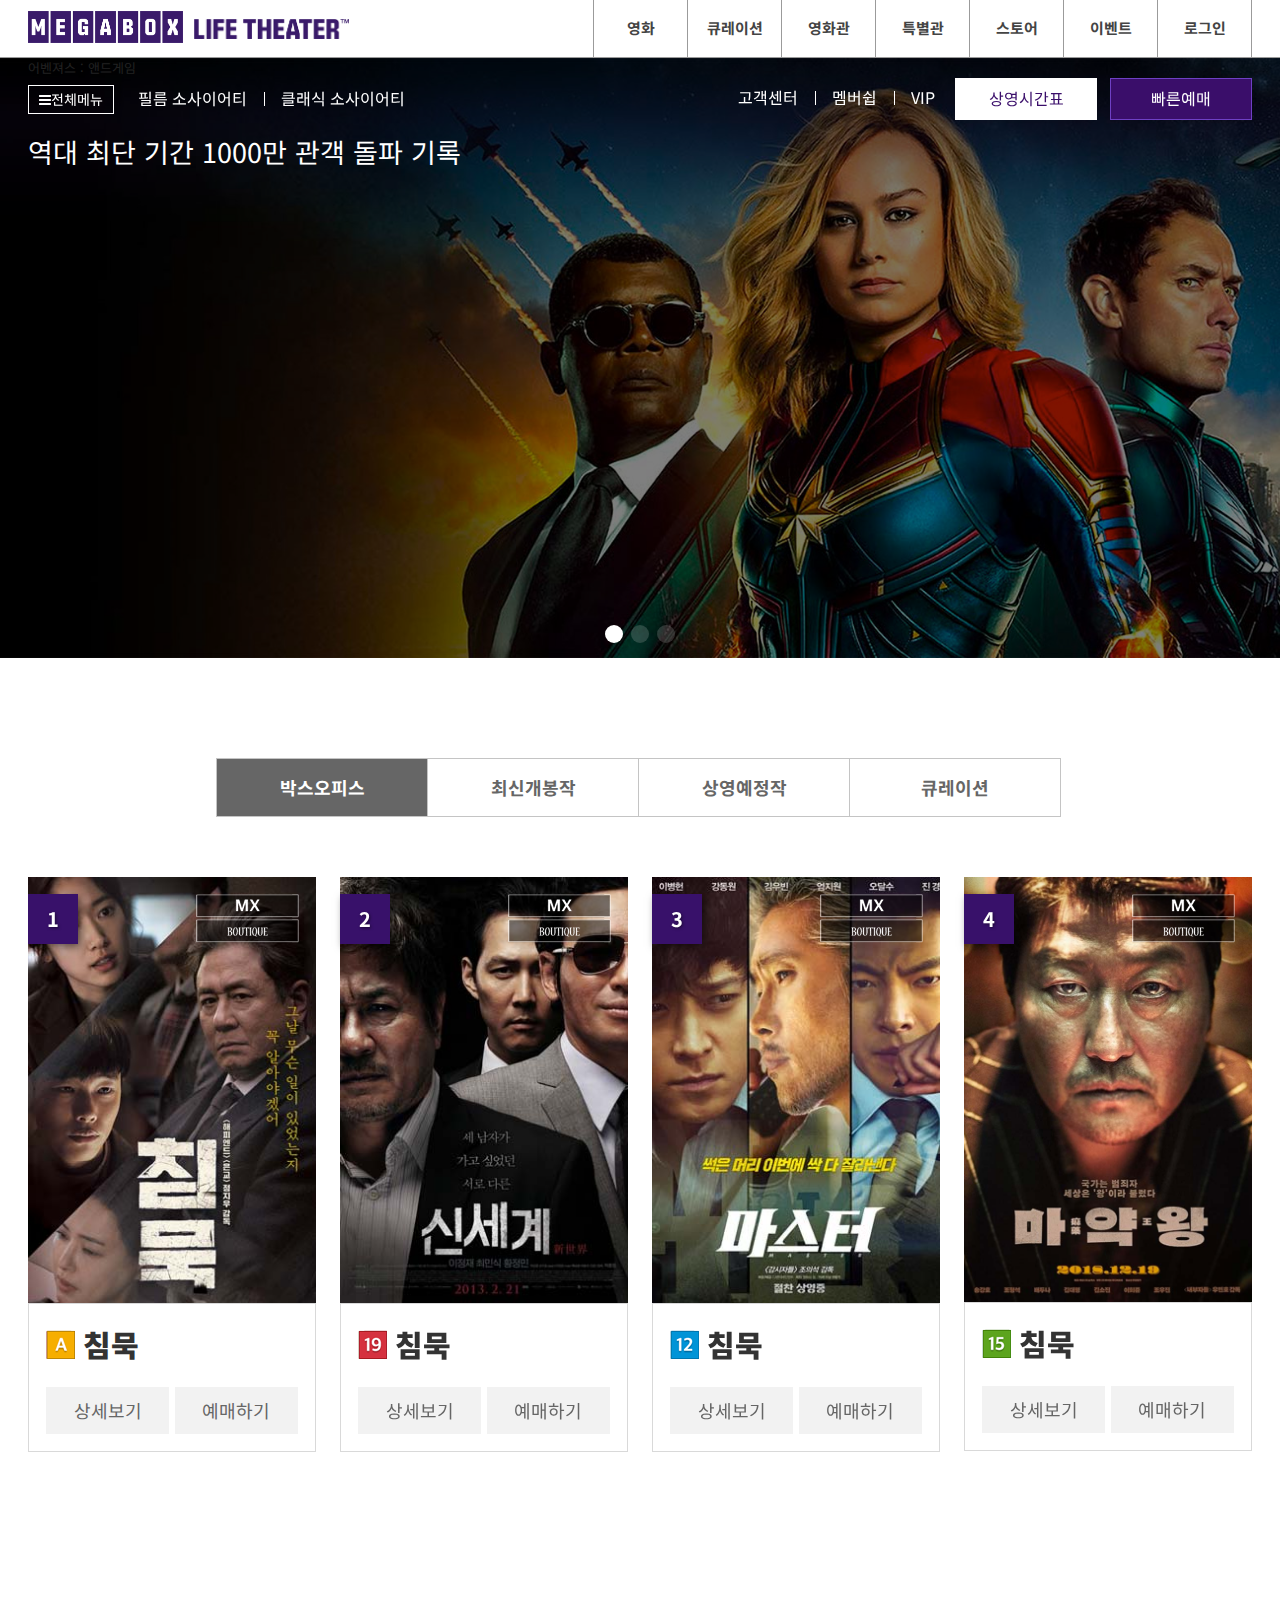
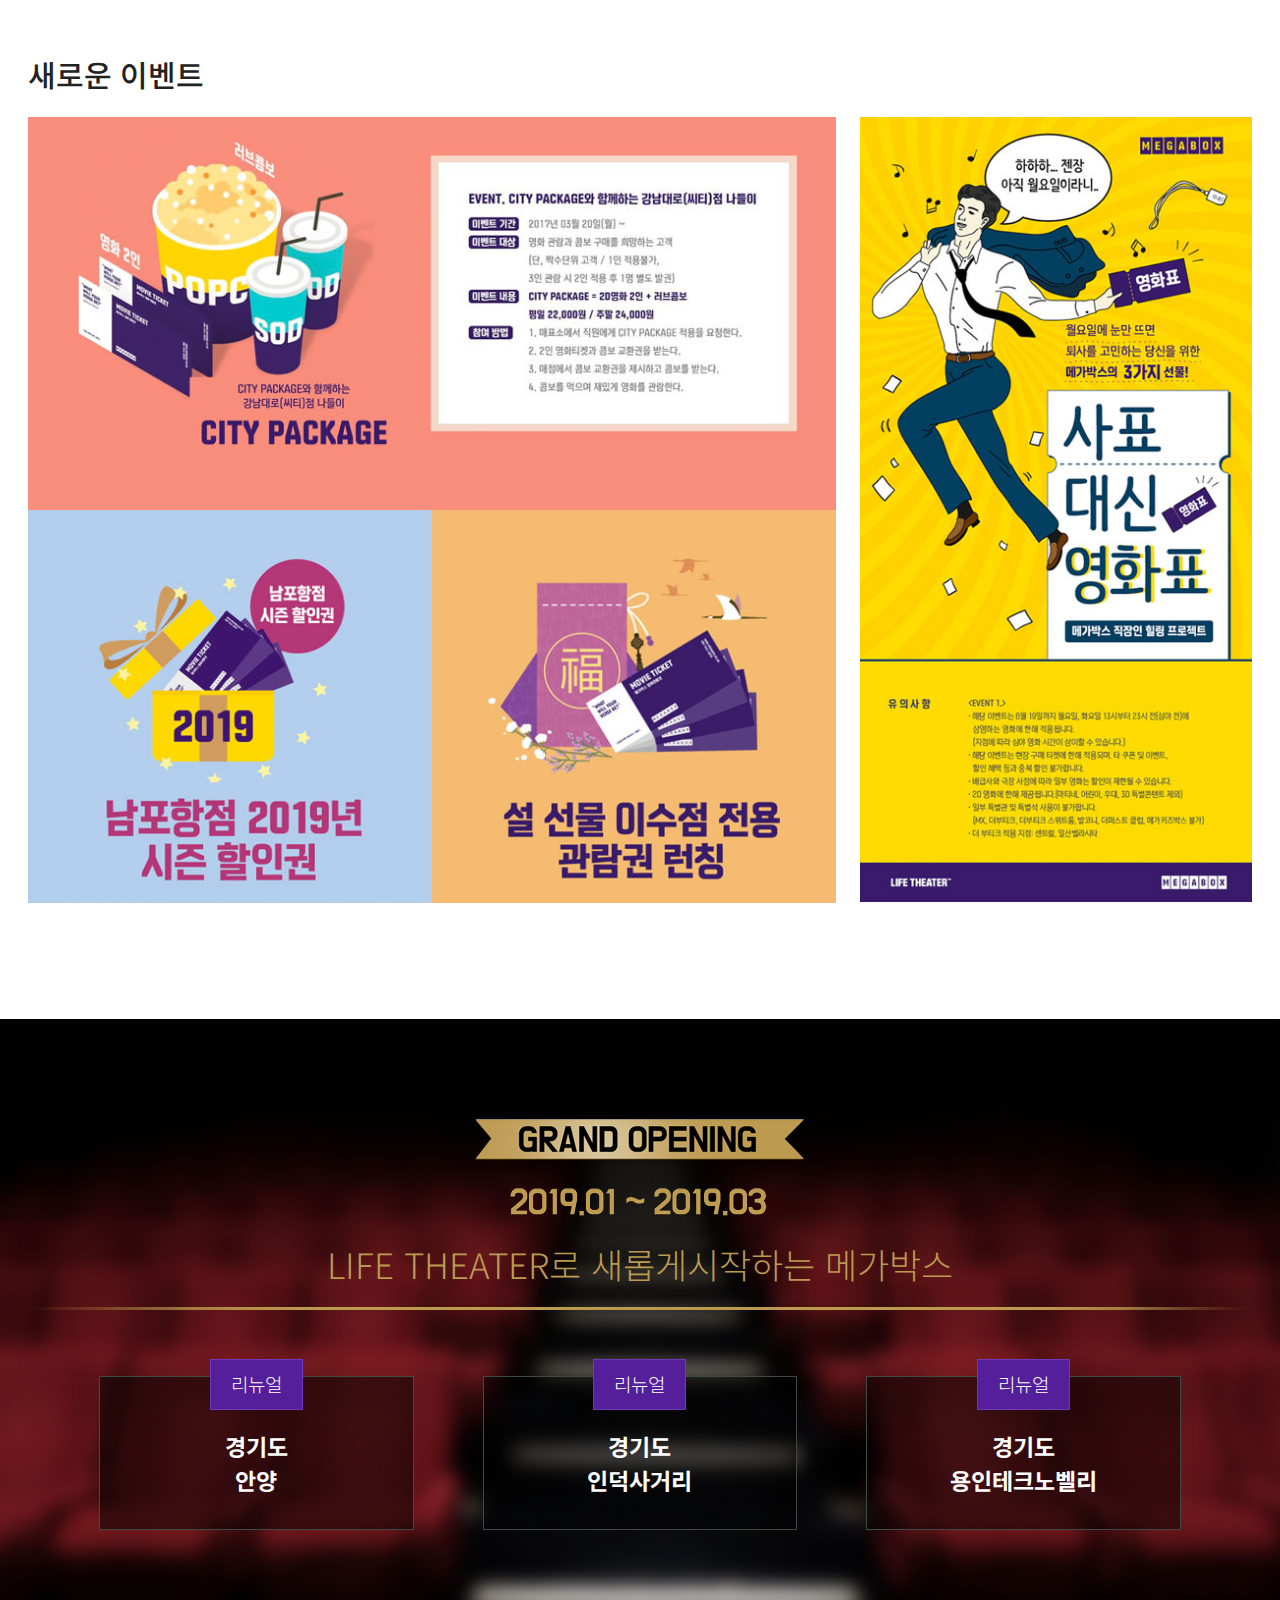
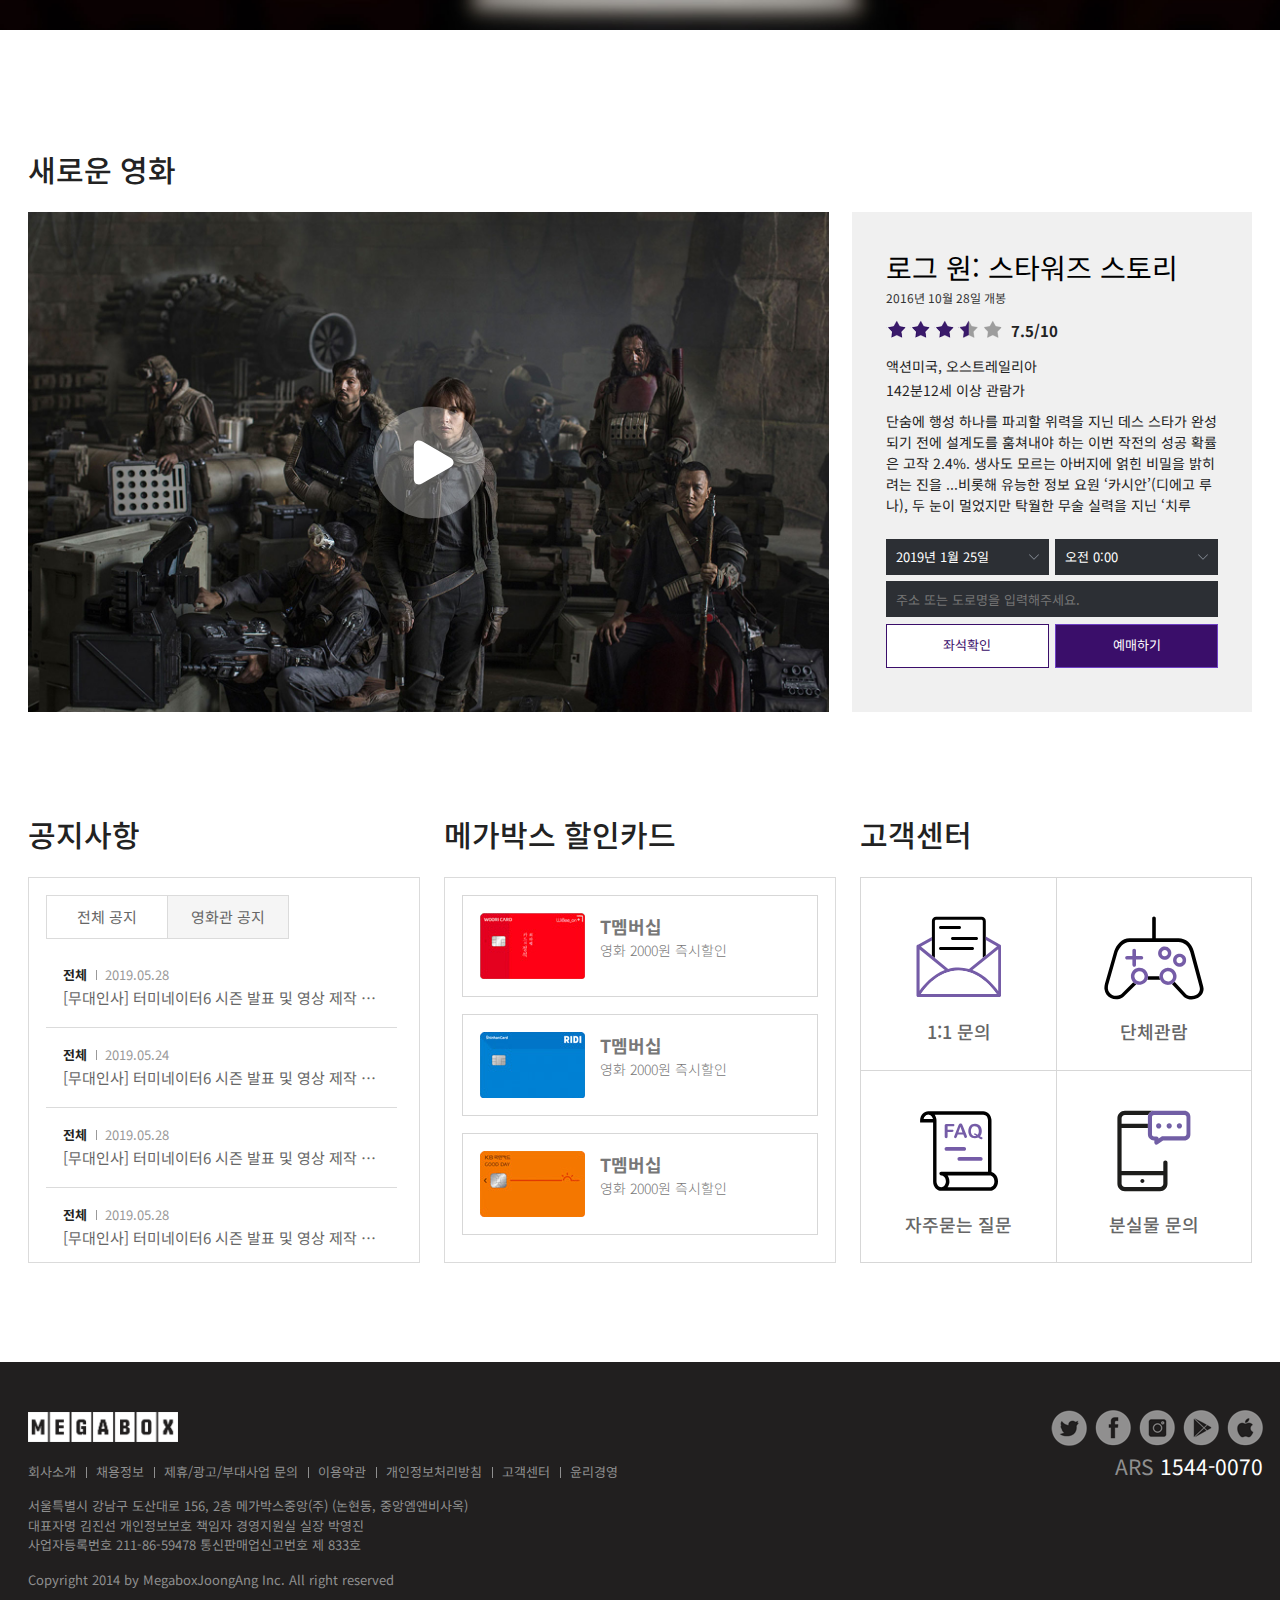
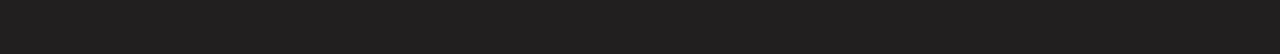
<file: index.html>
<!DOCTYPE html>
<html lang="ko">
<head>
    <meta charset="UTF-8">
    <meta name="viewport" content="user-scalable=no, initial-scale=1.0, maximum-scale=1.0, minimum-scale=1.0, width=device-width">
    <meta http-equiv="X-UA-Compatible" content="ie=edge">
    <meta name="author" content="webstoryboy">
    <meta name="description" content="메가박스 사이트 따라하면서 배우는 튜토리얼입니다.">
    <meta name="keywords" content="메가박스, 유투브, 영화, 최신영화, 영화관, CGV, 롯데시네마, 웹스토리보이, 웹스, 사이트 만들기, 따라하기">
    <title>메가박스 사이트 코딩하기</title>

    <!-- CSS -->
    <link rel="stylesheet" href="assets/css/reset.css">
    <link rel="stylesheet" href="assets/css/style.css">
    <link rel="stylesheet" href="assets/css/swiper.css">
    <link rel="stylesheet" href="assets/css/font-awesome.css">
    
    <!-- 파비콘 -->
    <link rel="shortcut icon" href="assets/icons/favicon.ico">
    <link rel="apple-touch-icon-precomposed" href="assets/icons/favicon_72.png" />
    <link rel="apple-touch-icon-precomposed" sizes="96x96" href="assets/icons/favicon_96.png" />
    <link rel="apple-touch-icon-precomposed" sizes="144x144" href="assets/icons/favicon_144.png" />
    <link rel="apple-touch-icon-precomposed" sizes="192x192" href="assets/icons/favicon_192.png" />
    
    <!-- 페이스북 메타 태그 -->
    <meta property="og:title" content="메가박스 사이트 만들기" />
    <meta property="og:url" content="https://github.com/webstoryboy/megabox2019" />
    <meta property="og:image" content="https://webstoryboy.github.io/megabox2019/mega.jpg" />
    <meta property="og:description" content="메가박스 사이트 따라하면서 배우는 튜토리얼입니다." />
   
    <!-- 트위터 메타 태그 -->
    <meta name="twitter:card" content="summary">
    <meta name="twitter:title" content="메가박스 사이트 만들기">
    <meta name="twitter:url" content="https://github.com/webstoryboy/megabox2019/">
    <meta name="twitter:image" content="https://webstoryboy.github.io/megabox2019/mega.jpg">
    <meta name="twitter:description" content="메가박스 사이트 따라하면서 배우는 튜토리얼입니다.">
    
     <!-- 웹 폰트 -->
     <link href="https://fonts.googleapis.com/css?family=Noto+Sans+KR:100,300,400,500,700,900&subset=korean" rel="stylesheet">

    <!-- HTLM5shiv ie6~8 -->
    <!--[if lt IE 9]> 
      <script src="assets/js/html5shiv.min.js"></script>
      <script type="text/javascript">
         alert("현재 브라우저는 지원하지 않습니다. 크롬 브라우저를 추천합니다.!");
      </script>
   <![endif]-->
</head>
<body>
    <!-- 스킵 메뉴 -->
    <div id="skip">
        <a rel="bookmark" href="#movie">최신 영화 소식</a>
        <a rel="bookmark" href="#event">새로운 이벤트</a>
        <a rel="bookmark" href="#new">새로운 영화</a>
    </div>
    <!-- //스킵 메뉴 -->
    
    <!-- header -->
    <header id ="header">
        <div class="container">
            <div class="row">
                <div class="header clearfix">
                    <h1>
                        <a href="#">
                            <em><img src="assets/img/logo.png" alt="magebox"></em>
                            <strong><img src="assets/img/logo-sub.png" alt="life theater"></strong>
                        </a>
                    </h1>
                    <nav id="mNav">
                        <h2 class="ir_so">메가박스 전체메뉴</h2>
                        <a href="#" class="ham"><span></span></a>
                    </nav>
                    <nav class="nav">
                        <ul class="clearfix">
                            <li><a href="#">영화</a></li>
                            <li><a href="#">큐레이션</a></li>
                            <li><a href="#">영화관</a></li>
                            <li><a href="#">특별관</a></li>
                            <li><a href="#">스토어</a></li>
                            <li><a href="#">이벤트</a></li>
                            <li><a href="#">로그인</a></li>
                        </ul>
                    </nav>
                </div>
            </div>
        </div>

    </header>
    <!-- //header -->
    <!-- 배너 -->
    <section id="banner">
        <h2 class="ir_so">최신 영화 소식</h2>
        <div class="banner_menu">
            <div class="container">
                <div class="row">
                    <div class="bm_left">
                        <ul>
                            <li class="total"><a href="#"><i class="fa fa-bars" aria-hidden="true"></i>전체메뉴</a></li>
                            <li class="line"><a href="#">필름 소사이어티</a></li>
                            <li><a href="#">클래식 소사이어티</a></li>
                        </ul>
                    </div>
                    <div class="bm_right">
                        <ul>
                            <li class="line"><a href="custom/faq.html">고객센터</a></li>
                            <li class="line"><a href="#">멤버쉽</a></li>
                            <li><a href="#">VIP</a></li>
                        </ul>
                        <ul>
                            <li class="white"><a href="#">상영시간표</a></li>
                            <li class="purple"><a href="#">빠른예매</a></li>
                        </ul>
                    </div>
                </div>
            </div>
        </div>
        
        <div class="slider">
            <div class="swiper-container">
                 <div class="swiper-wrapper">
                     <div class="swiper-slide ss1">
                         <div class="container">
                             <div class="row">
                                 <h3>어벤져스 : 앤드게임</h3>
                                 <p>역대 최단 기간 1000만 관객 돌파 기록 </p>
                             </div>
                         </div>
                     </div>
                     <div class="swiper-slide ss2">
                         <div class="container">
                             <div class="row">
                                 <h3>어벤져스 : 앤드게임</h3>
                                 <p>역대 최단 기간 1000만 관객 돌파 기록 </p>
                             </div>
                         </div>
                     </div>
                     <div class="swiper-slide ss3">
                         <div class="container">
                             <div class="row">
                                 <h3>어벤져스 : 앤드게임</h3>
                                 <p>역대 최단 기간 1000만 관객 돌파 기록 </p>
                             </div>
                         </div>
                     </div>
                 </div>
                 <div class="swiper-pagination"></div>
                 <div class="swiper-button-prev"></div>
                 <div class="swiper-button-next"></div>
             </div>
         </div>
     </section>
    <!-- //배너 -->
    <!-- 무비 -->
    <section id="movie">
        <div class="container">
            <div class="row">
                <div class="movie">
                    <h2 class="ir_so">영화예매</h2>
                    <div class="movie_title">
                        <ul>
                            <li class="active"><a href="#">박스오피스</a></li>
                            <li><a href="#">최신개봉작</a></li>
                            <li><a href="#">상영예정작</a></li>
                            <li><a href="#">큐레이션</a></li>
                        </ul>
                    </div>
                    <div class="movie_chart">
                        <div class="swiper-container2">
                            <div class="chart_cont1 swiper-wrapper">
                                <div class="swiper-slide">
                                    <div class="poster">
                                        <figure>
                                            <img src="assets/img/poster01.jpg" srcset="assets/img/poster01@2.jpg 2x"  alt="침묵">
                                        </figure>
                                        <div class="rank"><strong>1</strong></div>
                                        <div class="mx">
                                            <span class="icon m ir_pm">MX</span>
                                            <span class="icon b ir_pm">Boutique</span>
                                        </div>
                                    </div>
                                    <div class="infor">
                                        <h3><span class="icon all ir_pm">전체관람가</span> <strong>침묵</strong></h3>
                                        <div class="infor_btn">
                                            <a href="#">상세보기</a>
                                            <a href="#">예매하기</a>
                                        </div>
                                    </div>
                                </div>
                                <div class="swiper-slide">
                                    <div class="poster">
                                        <figure>
                                            <img src="assets/img/poster02.jpg" srcset="assets/img/poster02@2.jpg 2x"  alt="침묵">
                                        </figure>
                                        <div class="rank"><strong>2</strong></div>
                                        <div class="mx">
                                            <span class="icon m ir_pm">MX</span>
                                            <span class="icon b ir_pm">Boutique</span>
                                        </div>
                                    </div>
                                    <div class="infor">
                                        <h3><span class="icon a12 ir_pm">12세</span> <strong>침묵</strong></h3>
                                        <div class="infor_btn">
                                            <a href="#">상세보기</a>
                                            <a href="#">예매하기</a>
                                        </div>
                                    </div>
                                </div>
                                <div class="swiper-slide">
                                    <div class="poster">
                                        <figure>
                                            <img src="assets/img/poster03.jpg" srcset="assets/img/poster03@2.jpg 2x"  alt="침묵">
                                        </figure>
                                        <div class="rank"><strong>3</strong></div>
                                        <div class="mx">
                                            <span class="icon m ir_pm">MX</span>
                                            <span class="icon b ir_pm">Boutique</span>
                                        </div>
                                    </div>
                                    <div class="infor">
                                        <h3><span class="icon a15 ir_pm">15세</span> <strong>침묵</strong></h3>
                                        <div class="infor_btn">
                                            <a href="#">상세보기</a>
                                            <a href="#">예매하기</a>
                                        </div>
                                    </div>
                                </div>
                                <div class="swiper-slide">
                                    <div class="poster">
                                        <figure>
                                            <img src="assets/img/poster04.jpg" srcset="assets/img/poster04@2.jpg 2x"  alt="침묵">
                                        </figure>
                                        <div class="rank"><strong>4</strong></div>
                                        <div class="mx">
                                            <span class="icon m ir_pm">MX</span>
                                            <span class="icon b ir_pm">Boutique</span>
                                        </div>
                                    </div>
                                    <div class="infor">
                                        <h3><span class="icon a19 ir_pm">19세</span> <strong>침묵</strong></h3>
                                        <div class="infor_btn">
                                            <a href="#">상세보기</a>
                                            <a href="#">예매하기</a>
                                        </div>
                                    </div>
                                </div>
                                <div class="swiper-slide">
                                    <div class="poster">
                                        <figure>
                                            <img src="assets/img/poster05.jpg" srcset="assets/img/poster05@2.jpg 2x"  alt="침묵">
                                        </figure>
                                        <div class="rank"><strong>5</strong></div>
                                        <div class="mx">
                                            <span class="icon m ir_pm">MX</span>
                                            <span class="icon b ir_pm">Boutique</span>
                                        </div>
                                    </div>
                                    <div class="infor">
                                        <h3><span class="icon a19 ir_pm">19세</span> <strong>침묵</strong></h3>
                                        <div class="infor_btn">
                                            <a href="#">상세보기</a>
                                            <a href="#">예매하기</a>
                                        </div>
                                    </div>
                                </div>
                                <div class="swiper-slide">
                                    <div class="poster">
                                        <figure>
                                            <img src="assets/img/poster06.jpg" srcset="assets/img/poster06@2.jpg 2x"  alt="침묵">
                                        </figure>
                                        <div class="rank"><strong>6</strong></div>
                                        <div class="mx">
                                            <span class="icon m ir_pm">MX</span>
                                            <span class="icon b ir_pm">Boutique</span>
                                        </div>
                                    </div>
                                    <div class="infor">
                                        <h3><span class="icon a19 ir_pm">19세</span> <strong>침묵</strong></h3>
                                        <div class="infor_btn">
                                            <a href="#">상세보기</a>
                                            <a href="#">예매하기</a>
                                        </div>
                                    </div>
                                </div>
                                <div class="swiper-slide">
                                    <div class="poster">
                                        <figure>
                                            <img src="assets/img/poster07.jpg" srcset="assets/img/poster07@2.jpg 2x"  alt="침묵">
                                        </figure>
                                        <div class="rank"><strong>7</strong></div>
                                        <div class="mx">
                                            <span class="icon m ir_pm">MX</span>
                                            <span class="icon b ir_pm">Boutique</span>
                                        </div>
                                    </div>
                                    <div class="infor">
                                        <h3><span class="icon a19 ir_pm">19세</span> <strong>침묵</strong></h3>
                                        <div class="infor_btn">
                                            <a href="#">상세보기</a>
                                            <a href="#">예매하기</a>
                                        </div>
                                    </div>
                                </div>
                                <div class="swiper-slide">
                                    <div class="poster">
                                        <figure>
                                            <img src="assets/img/poster08.jpg" srcset="assets/img/poster08@2.jpg 2x"  alt="침묵">
                                        </figure>
                                        <div class="rank"><strong>8</strong></div>
                                        <div class="mx">
                                            <span class="icon m ir_pm">MX</span>
                                            <span class="icon b ir_pm">Boutique</span>
                                        </div>
                                    </div>
                                    <div class="infor">
                                        <h3><span class="icon a19 ir_pm">19세</span> <strong>침묵</strong></h3>
                                        <div class="infor_btn">
                                            <a href="#">상세보기</a>
                                            <a href="#">예매하기</a>
                                        </div>
                                    </div>
                                </div>
                            </div>
                        </div>
                        <!-- //chart_cont1-->
                        <div class="swiper-container2">
                            <div class="chart_cont2 swiper-wrapper">
                                <div class="swiper-slide">
                                    <div class="poster">
                                        <figure>
                                            <img src="assets/img/poster05.jpg" srcset="assets/img/poster05@2.jpg 2x"  alt="침묵">
                                        </figure>
                                        <div class="rank"><strong>1</strong></div>
                                        <div class="mx">
                                            <span class="icon m ir_pm">MX</span>
                                            <span class="icon b ir_pm">Boutique</span>
                                        </div>
                                    </div>
                                    <div class="infor">
                                        <h3><span class="icon all ir_pm">전체관람가</span> <strong>침묵</strong></h3>
                                        <div class="infor_btn">
                                            <a href="#">상세보기</a>
                                            <a href="#">예매하기</a>
                                        </div>
                                    </div>
                                </div>
                                <div class="swiper-slide">
                                    <div class="poster">
                                        <figure>
                                            <img src="assets/img/poster06.jpg" srcset="assets/img/poster06@2.jpg 2x"  alt="침묵">
                                        </figure>
                                        <div class="rank"><strong>2</strong></div>
                                        <div class="mx">
                                            <span class="icon m ir_pm">MX</span>
                                            <span class="icon b ir_pm">Boutique</span>
                                        </div>
                                    </div>
                                    <div class="infor">
                                        <h3><span class="icon a12 ir_pm">12세</span> <strong>침묵</strong></h3>
                                        <div class="infor_btn">
                                            <a href="#">상세보기</a>
                                            <a href="#">예매하기</a>
                                        </div>
                                    </div>
                                </div>
                                <div class="swiper-slide">
                                    <div class="poster">
                                        <figure>
                                            <img src="assets/img/poster07.jpg" srcset="assets/img/poster07@2.jpg 2x"  alt="침묵">
                                        </figure>
                                        <div class="rank"><strong>3</strong></div>
                                        <div class="mx">
                                            <span class="icon m ir_pm">MX</span>
                                            <span class="icon b ir_pm">Boutique</span>
                                        </div>
                                    </div>
                                    <div class="infor">
                                        <h3><span class="icon a15 ir_pm">15세</span> <strong>침묵</strong></h3>
                                        <div class="infor_btn">
                                            <a href="#">상세보기</a>
                                            <a href="#">예매하기</a>
                                        </div>
                                    </div>
                                </div>
                                <div class="swiper-slide">
                                    <div class="poster">
                                        <figure>
                                            <img src="assets/img/poster08.jpg" srcset="assets/img/poster08@2.jpg 2x"  alt="침묵">
                                        </figure>
                                        <div class="rank"><strong>4</strong></div>
                                        <div class="mx">
                                            <span class="icon m ir_pm">MX</span>
                                            <span class="icon b ir_pm">Boutique</span>
                                        </div>
                                    </div>
                                    <div class="infor">
                                        <h3><span class="icon a19 ir_pm">19세</span> <strong>침묵</strong></h3>
                                        <div class="infor_btn">
                                            <a href="#">상세보기</a>
                                            <a href="#">예매하기</a>
                                        </div>
                                    </div>
                                </div>
                                <div class="swiper-slide">
                                    <div class="poster">
                                        <figure>
                                            <img src="assets/img/poster08.jpg" srcset="assets/img/poster08@2.jpg 2x"  alt="침묵">
                                        </figure>
                                        <div class="rank"><strong>4</strong></div>
                                        <div class="mx">
                                            <span class="icon m ir_pm">MX</span>
                                            <span class="icon b ir_pm">Boutique</span>
                                        </div>
                                    </div>
                                    <div class="infor">
                                        <h3><span class="icon a19 ir_pm">19세</span> <strong>침묵</strong></h3>
                                        <div class="infor_btn">
                                            <a href="#">상세보기</a>
                                            <a href="#">예매하기</a>
                                        </div>
                                    </div>
                                </div>
                                <div class="swiper-slide">
                                    <div class="poster">
                                        <figure>
                                            <img src="assets/img/poster08.jpg" srcset="assets/img/poster08@2.jpg 2x"  alt="침묵">
                                        </figure>
                                        <div class="rank"><strong>4</strong></div>
                                        <div class="mx">
                                            <span class="icon m ir_pm">MX</span>
                                            <span class="icon b ir_pm">Boutique</span>
                                        </div>
                                    </div>
                                    <div class="infor">
                                        <h3><span class="icon a19 ir_pm">19세</span> <strong>침묵</strong></h3>
                                        <div class="infor_btn">
                                            <a href="#">상세보기</a>
                                            <a href="#">예매하기</a>
                                        </div>
                                    </div>
                                </div>
                            </div>
                        </div>
                        <!-- //chart_cont2-->
                        <div class="swiper-container2">
                            <div class="chart_cont3 swiper-wrapper">
                                <div class="swiper-slide">
                                    <div class="poster">
                                    <figure>
                                        <img src="assets/img/poster06.jpg" srcset="assets/img/poster06@2.jpg 2x"  alt="침묵">
                                    </figure>
                                    <div class="rank"><strong>1</strong></div>
                                    <div class="mx">
                                        <span class="icon m ir_pm">MX</span>
                                        <span class="icon b ir_pm">Boutique</span>
                                    </div>
                                </div>
                                    <div class="infor">
                                    <h3><span class="icon all ir_pm">전체관람가</span> <strong>침묵</strong></h3>
                                    <div class="infor_btn">
                                        <a href="#">상세보기</a>
                                        <a href="#">예매하기</a>
                                    </div>
                                </div>
                                </div>
                                <div class="swiper-slide">
                                    <div class="poster">
                                    <figure>
                                        <img src="assets/img/poster07.jpg" srcset="assets/img/poster07@2.jpg 2x"  alt="침묵">
                                    </figure>
                                    <div class="rank"><strong>2</strong></div>
                                    <div class="mx">
                                        <span class="icon m ir_pm">MX</span>
                                        <span class="icon b ir_pm">Boutique</span>
                                    </div>
                                </div>
                                    <div class="infor">
                                        <h3><span class="icon a12 ir_pm">12세</span> <strong>침묵</strong></h3>
                                        <div class="infor_btn">
                                            <a href="#">상세보기</a>
                                            <a href="#">예매하기</a>
                                        </div>
                                    </div>
                                </div>
                                <div class="swiper-slide">
                                    <div class="poster">
                                        <figure>
                                            <img src="assets/img/poster03.jpg" srcset="assets/img/poster03@2.jpg 2x"  alt="침묵">
                                        </figure>
                                        <div class="rank"><strong>3</strong></div>
                                        <div class="mx">
                                            <span class="icon m ir_pm">MX</span>
                                            <span class="icon b ir_pm">Boutique</span>
                                        </div>
                                    </div>
                                    <div class="infor">
                                        <h3><span class="icon a15 ir_pm">15세</span> <strong>침묵</strong></h3>
                                        <div class="infor_btn">
                                            <a href="#">상세보기</a>
                                            <a href="#">예매하기</a>
                                        </div>
                                    </div>
                                </div>
                                <div class="swiper-slide">
                                    <div class="poster">
                                        <figure>
                                            <img src="assets/img/poster04.jpg" srcset="assets/img/poster04@2.jpg 2x"  alt="침묵">
                                        </figure>
                                        <div class="rank"><strong>4</strong></div>
                                        <div class="mx">
                                            <span class="icon m ir_pm">MX</span>
                                            <span class="icon b ir_pm">Boutique</span>
                                        </div>
                                    </div>
                                    <div class="infor">
                                        <h3><span class="icon a19 ir_pm">19세</span> <strong>침묵</strong></h3>
                                        <div class="infor_btn">
                                            <a href="#">상세보기</a>
                                            <a href="#">예매하기</a>
                                        </div>
                                    </div>
                                </div>
                                <div class="swiper-slide">
                                    <div class="poster">
                                        <figure>
                                            <img src="assets/img/poster04.jpg" srcset="assets/img/poster04@2.jpg 2x"  alt="침묵">
                                        </figure>
                                        <div class="rank"><strong>4</strong></div>
                                        <div class="mx">
                                            <span class="icon m ir_pm">MX</span>
                                            <span class="icon b ir_pm">Boutique</span>
                                        </div>
                                    </div>
                                    <div class="infor">
                                        <h3><span class="icon a19 ir_pm">19세</span> <strong>침묵</strong></h3>
                                        <div class="infor_btn">
                                            <a href="#">상세보기</a>
                                            <a href="#">예매하기</a>
                                        </div>
                                    </div>
                                </div>
                                <div class="swiper-slide">
                                    <div class="poster">
                                        <figure>
                                            <img src="assets/img/poster04.jpg" srcset="assets/img/poster04@2.jpg 2x"  alt="침묵">
                                        </figure>
                                        <div class="rank"><strong>4</strong></div>
                                        <div class="mx">
                                            <span class="icon m ir_pm">MX</span>
                                            <span class="icon b ir_pm">Boutique</span>
                                        </div>
                                    </div>
                                    <div class="infor">
                                        <h3><span class="icon a19 ir_pm">19세</span> <strong>침묵</strong></h3>
                                        <div class="infor_btn">
                                            <a href="#">상세보기</a>
                                            <a href="#">예매하기</a>
                                        </div>
                                    </div>
                                </div>
                            </div>
                        </div>
                        <!-- //chart_cont3-->
                        <div class="swiper-container2">
                            <div class="chart_cont4 swiper-wrapper">
                                <div class="swiper-slide">
                                    <div class="poster">
                                        <figure>
                                            <img src="assets/img/poster05.jpg" srcset="assets/img/poster05@2.jpg 2x"  alt="침묵">
                                        </figure>
                                        <div class="rank"><strong>1</strong></div>
                                        <div class="mx">
                                            <span class="icon m ir_pm">MX</span>
                                            <span class="icon b ir_pm">Boutique</span>
                                        </div>
                                    </div>
                                    <div class="infor">
                                        <h3><span class="icon all ir_pm">전체관람가</span> <strong>침묵</strong></h3>
                                        <div class="infor_btn">
                                            <a href="#">상세보기</a>
                                            <a href="#">예매하기</a>
                                        </div>
                                    </div>
                                </div>
                                <div class="swiper-slide">
                                    <div class="poster">
                                        <figure>
                                            <img src="assets/img/poster10.jpg" srcset="assets/img/poster10@2.jpg 2x"  alt="침묵">
                                        </figure>
                                        <div class="rank"><strong>2</strong></div>
                                        <div class="mx">
                                            <span class="icon m ir_pm">MX</span>
                                            <span class="icon b ir_pm">Boutique</span>
                                        </div>
                                    </div>
                                    <div class="infor">
                                        <h3><span class="icon a12 ir_pm">12세</span> <strong>침묵</strong></h3>
                                        <div class="infor_btn">
                                            <a href="#">상세보기</a>
                                            <a href="#">예매하기</a>
                                        </div>
                                    </div>
                                </div>
                                <div class="swiper-slide">
                                    <div class="poster">
                                        <figure>
                                            <img src="assets/img/poster09.jpg" srcset="assets/img/poster09@2.jpg 2x"  alt="침묵">
                                        </figure>
                                        <div class="rank"><strong>3</strong></div>
                                        <div class="mx">
                                            <span class="icon m ir_pm">MX</span>
                                            <span class="icon b ir_pm">Boutique</span>
                                        </div>
                                    </div>
                                    <div class="infor">
                                        <h3><span class="icon a15 ir_pm">15세</span> <strong>침묵</strong></h3>
                                        <div class="infor_btn">
                                            <a href="#">상세보기</a>
                                            <a href="#">예매하기</a>
                                        </div>
                                    </div>
                                </div>
                                <div class="swiper-slide">
                                    <div class="poster">
                                        <figure>
                                            <img src="assets/img/poster08.jpg" srcset="assets/img/poster08@2.jpg 2x"  alt="침묵">
                                        </figure>
                                        <div class="rank"><strong>4</strong></div>
                                        <div class="mx">
                                            <span class="icon m ir_pm">MX</span>
                                            <span class="icon b ir_pm">Boutique</span>
                                        </div>
                                    </div>
                                    <div class="infor">
                                        <h3><span class="icon a19 ir_pm">19세</span> <strong>침묵</strong></h3>
                                        <div class="infor_btn">
                                            <a href="#">상세보기</a>
                                            <a href="#">예매하기</a>
                                        </div>
                                    </div>
                                </div>
                                <div class="swiper-slide">
                                    <div class="poster">
                                        <figure>
                                            <img src="assets/img/poster08.jpg" srcset="assets/img/poster08@2.jpg 2x"  alt="침묵">
                                        </figure>
                                        <div class="rank"><strong>4</strong></div>
                                        <div class="mx">
                                            <span class="icon m ir_pm">MX</span>
                                            <span class="icon b ir_pm">Boutique</span>
                                        </div>
                                    </div>
                                    <div class="infor">
                                        <h3><span class="icon a19 ir_pm">19세</span> <strong>침묵</strong></h3>
                                        <div class="infor_btn">
                                            <a href="#">상세보기</a>
                                            <a href="#">예매하기</a>
                                        </div>
                                    </div>
                                </div>
                                <div class="swiper-slide">
                                    <div class="poster">
                                        <figure>
                                            <img src="assets/img/poster08.jpg" srcset="assets/img/poster08@2.jpg 2x"  alt="침묵">
                                        </figure>
                                        <div class="rank"><strong>4</strong></div>
                                        <div class="mx">
                                            <span class="icon m ir_pm">MX</span>
                                            <span class="icon b ir_pm">Boutique</span>
                                        </div>
                                    </div>
                                    <div class="infor">
                                        <h3><span class="icon a19 ir_pm">19세</span> <strong>침묵</strong></h3>
                                        <div class="infor_btn">
                                            <a href="#">상세보기</a>
                                            <a href="#">예매하기</a>
                                        </div>
                                    </div>
                                </div>
                            </div>
                        </div>
                        <!-- //chart_cont4-->
                    </div>
                </div>
            </div>
        </div>
    </section>
    <!-- //movie -->

    <!-- 이벤트 -->
    
    <section id="event">
        <div class="container">
            <div class="row">
                <div class="event">
                    <h2>새로운 이벤트</h2>
                    <div class="event_left">
                        <div class="event_slider">
                            <img src="assets/img/event01.jpg" srcset="assets/img/event01@2.jpg 2x" alt="시티 패키지">
                        </div>
                        <div class="event_box1">
                            <img src="assets/img/event02.jpg" srcset="assets/img/event02@2.jpg 2x" alt="남포항점 2019 시즌할인권">
                        </div>
                        <div class="event_box2">
                            <img src="assets/img/event03.jpg" srcset="assets/img/event03@2.jpg 2x" alt="설 선물 이수점 전용 관람권 런칭">
                        </div>
                    </div>
                    <div class="event_right">
                        <img src="assets/img/event04.jpg" srcset="assets/img/event04@2.jpg 2x" alt="사표 대신 영화표">
                    </div>
                </div>
            </div>
        </div>
    </section>
    <!-- //event -->

    <!-- 오프닝 -->
    <section id="opening">
        <div class="continer">
            <div class="row">
                <div class="opening">
                    <h2><span class="grand icon ir_pm">Grand Opening</span></h2>
                    <strong class="date icon ir_pm">2019.01 ~ 2019.03</strong>
                    <p class="desc">LIFE THEATER로 새롭게시작하는 메가박스 </p>
                    <div class="open_box">
                            <div>
                                <h3>리뉴얼</h3>
                                <p><em>경기도</em><strong>안양</strong></p>
                            </div>
                            <div>
                                <h3>리뉴얼</h3>
                                <p><em>경기도</em><strong>인덕사거리</strong></p>
                            </div>
                            <div>
                                <h3>리뉴얼</h3>
                                <p><em>경기도</em><strong>용인테크노벨리</strong></p>
                            </div>
                    </div>
                </div>
            </div>
        </div>
    </section>
    <!-- //오프닝 -->
    <!-- 새로운 영화 -->
    <section id="new">
        <div class="container">
            <div class="row">
                <div class="new">
                    <h2>새로운 영화</h2>
                    <div class="new_left">
                        <div class="play" id="showTrailer" data-youtube="F1239ZePXfM">
                            <svg version="1.1" id="Layer_1" xmlns="http://www.w3.org/2000/svg" xmlns:xlink="http://www.w3.org/1999/xlink" x="0px" y="0px"
                            viewBox="0 0 120 120" style="enable-background:new 0 0 120 120;" xml:space="preserve">
                                <circle class="st0" cx="60" cy="60.4" r="56"/>
                                <path class="st1" d="M81,65.4c4.8-2.8,4.8-7.2,0-10L53.5,39.6c-4.8-2.8-8.7-0.5-8.7,5v31.7c0,5.5,3.9,7.8,8.7,5L81,65.4z"/>
                            </svg>
                        </div>
                    </div>
                    <div class="new_right">
                        <h3 class="title">로그 원: 스타워즈 스토리</h3>
                        <span class="release">2016년 10월 28일 개봉</span>
                        <div class="star">
                            <span class="icon star1"></span>
                            <span class="icon star1"></span>
                            <span class="icon star1"></span>
                            <span class="icon star2"></span>
                            <span class="icon star0"></span>
                            <strong>7.5/10</strong>
                        </div>
                        <ul class="summary">
                            <li class="genre"><span class="bar">액션</span><span>미국, 오스트레일리아</span></li>
                            <li class="age"><span class="bar">142분</span><span>12세 이상 관람가</span></li>
                            <li class="desc">단숨에 행성 하나를 파괴할 위력을 지닌 데스 스타가 완성되기 전에 설계도를 훔쳐내야 하는 이번 작전의 성공 확률은 고작 2.4%. 생사도 모르는 아버지에 얽힌 비밀을 밝히려는 진을 ...비롯해 유능한 정보 요원 ‘카시안’(디에고 루나), 두 눈이 멀었지만 탁월한 무술 실력을 지닌 ‘치루트’(견자단), 전투 베테랑 ‘베이즈’, 파일럿 ‘보디’, 시니컬한 드로이드 ‘K-2SO’까지 합류, 거대한 전쟁을 끝낼 ‘로그 원’이 이끄는 가장 비밀스런 작전이 시작되는데…</li>
                        </ul>
                        <div class="select">
                            <div class="s1">
                                <label for="udate" class="ir_so">날짜</label>
                                <input type="text" id="udate" name="udate" value="2019년 1월 25일" class="ui_select2">
                            </div>
                            <div class="s2">
                                <label for="utime" class="ir_so"> tlrks</label>
                                <select id="utime" name="utime" class="ui_select2">
                                    <option value="오전 0:00">오전 0:00</option>
                                    <option value="오전 1:00">오전 1:00</option>
                                    <option value="오전 2:00">오전 2:00</option>
                                    <option value="오전 3:00">오전 3:00</option>
                                    <option value="오전 4:00">오전 4:00</option>
                                    <option value="오전 5:00">오전 5:00</option>
                                    <option value="오전 6:00">오전 6:00</option>
                                    <option value="오전 7:00">오전 7:00</option>
                                    <option value="오전 8:00">오전 8:00</option>
                                    <option value="오전 9:00">오전 9:00</option>
                                    <option value="오전 10:00">오전 10:00</option>
                                    <option value="오전 11:00">오전 11:00</option>
                                    <option value="오전 12:00">오전 12:00</option>
                                    <option value="오후 1:00">오후 1:00</option>
                                    <option value="오후 2:00">오후 2:00</option>
                                    <option value="오후 3:00">오후 3:00</option>
                                    <option value="오후 4:00">오후 4:00</option>
                                    <option value="오후 5:00">오후 5:00</option>
                                    <option value="오후 6:00">오후 6:00</option>
                                    <option value="오후 7:00">오후 7:00</option>
                                    <option value="오후 8:00">오후 8:00</option>
                                    <option value="오후 9:00">오후 9:00</option>
                                    <option value="오후 10:00">오후 10:00</option>
                                    <option value="오후 11:00">오후 11:00</option>
                                    <option value="오후 12:00">오후 12:00</option>
                                </select>
                            </div>
                            <div class="s3">
                                <label for="utext" class="ir_so">주소 또는 도로명을 입력해주세요.</label>
                                <input type="text" id="utext" name="utext" class="ui_input3" placeholder="주소 또는 도로명을 입력해주세요.">
                            </div>
                        </div>
                        <div class="btn">
                            <a href="#" class="white">좌석확인</a>
                            <a href="#" class="purple">예매하기</a>
                        </div>
                    </div>
                </div>
            </div>
        </div>
    </section>
    <!-- //새로운 영화-->
    
    <!-- 공지사항 -->
    <section id="help">
        <div class="container">
            <div class="row">
                <div class="help clearfix">
                    <article class="help_box1">
                        <h3>공지사항</h3>
                        <div class="notice">
                            <ul>
                                <li class="active"><a href="#">전체 공지</a>
                                    <ul>
                                        <li>
                                            <dl>
                                                <dt><strong class="bar">전체</strong> <em>2019.05.28</em></dt>
                                                <dd><a href="#">[무대인사] 터미네이터6 시즌 발표 및 영상 제작 10주년 기념 라이브 쇼</a></dd>
                                            </dl>
                                        </li>
                                        <li>
                                            <dl>
                                                <dt><strong class="bar">전체</strong> <em>2019.05.24</em></dt>
                                                <dd><a href="#">[무대인사] 터미네이터6 시즌 발표 및 영상 제작 10주년 기념 라이브 쇼</a></dd>
                                            </dl>
                                        </li>
                                        <li>
                                            <dl>
                                                <dt><strong class="bar">전체</strong> <em>2019.05.28</em></dt>
                                                <dd><a href="#">[무대인사] 터미네이터6 시즌 발표 및 영상 제작 10주년 기념 라이브 쇼</a></dd>
                                            </dl>
                                        </li>
                                        <li>
                                            <dl>
                                                <dt><strong class="bar">전체</strong> <em>2019.05.28</em></dt>
                                                <dd><a href="#">[무대인사] 터미네이터6 시즌 발표 및 영상 제작 10주년 기념 라이브 쇼</a></dd>
                                            </dl>
                                        </li>
                                    </ul>
                                </li>
                                <li><a href="#">영화관 공지</a>
                                    <ul>
                                        <li>
                                            <dl>
                                                <dt><strong class="bar">안양</strong> <em>2019.05.28</em></dt>
                                                <dd><a href="#">[영화인사] 터미네이터6 시즌 발표 및 영상 제작 10주년 기념 라이브 쇼</a></dd>
                                            </dl>
                                        </li>
                                        <li>
                                            <dl>
                                                <dt><strong class="bar">인덕원</strong> <em>2019.05.24</em></dt>
                                                <dd><a href="#">[영화인사] 터미네이터6 시즌 발표 및 영상 제작 10주년 기념 라이브 쇼</a></dd>
                                            </dl>
                                        </li>
                                        <li>
                                            <dl>
                                                <dt><strong class="bar">서울</strong> <em>2019.05.28</em></dt>
                                                <dd><a href="#">[영화인사] 터미네이터6 시즌 발표 및 영상 제작 10주년 기념 라이브 쇼</a></dd>
                                            </dl>
                                        </li>
                                        <li>
                                            <dl>
                                                <dt><strong class="bar">전체</strong> <em>2019.05.28</em></dt>
                                                <dd><a href="#">[영화인사] 터미네이터6 시즌 발표 및 영상 제작 10주년 기념 라이브 쇼</a></dd>
                                            </dl>
                                        </li>
                                    </ul>
                                </li>
                            </ul>
                        </div>
                    </article>
                    <!-- 멤버십 -->
                    <article class="help_box2">
                        <h3>메가박스 할인카드</h3>
                        <div class="card">
                            <ul>
                                <li>
                                    <a href="#">
                                    <span><img src="assets/img/card01.jpg" alt="card"></span>
                                    <strong>T멤버십</strong>
                                    <em>영화 2000원 즉시할인</em>
                                    </a>
                                </li>
                                <li>
                                    <a href="#">
                                    <span><img src="assets/img/card02.jpg" alt="card"></span>
                                    <strong>T멤버십</strong>
                                    <em>영화 2000원 즉시할인</em>
                                    </a>
                                </li>
                                <li>
                                    <a href="#">
                                    <span><img src="assets/img/card03.jpg" alt="card"></span>
                                    <strong>T멤버십</strong>
                                    <em>영화 2000원 즉시할인</em>
                                    </a>
                                </li>
                            </ul>
                        </div>
                    </article>
                    <!-- //멤버십 -->
                    <!-- 고객센터 -->
                    <article class="help_box3">
                        <h3>고객센터</h3>
                        <div class="service">
                            <ul>
                                <li>
                                    <a href="#">
                                        <span class="img_svg">
                                            <svg version="1.1" id="Layer_1" xmlns="http://www.w3.org/2000/svg" xmlns:xlink="http://www.w3.org/1999/xlink" x="0px" y="0px"
                                                    viewBox="0 0 120 120" style="enable-background:new 0 0 120 120;" xml:space="preserve">
                                                <g>
                                                    <polygon style="fill:none;" points="86.9,57.4 98.1,48.3 97.9,48.2 86.9,48.2"/>
                                                    <polygon style="fill:none;" points="22.5,48.2 21.9,48.6 32.9,57.6 32.9,48.2"/>
                                                    <polygon style="fill:#FFFFFF;" points="97.9,48.2 86.9,42 86.9,48.2"/>
                                                    <polygon style="fill:#FFFFFF;" points="32.9,42.4 22.5,48.2 32.9,48.2"/>
                                                    <path style="fill:#FFFFFF;" d="M83.9,23c0-0.7-0.6-1.3-1.3-1.3H37.2c-0.7,0-1.3,0.6-1.3,1.3v37L49.2,71c3.2-0.9,6.7-1.4,10.3-1.4
                                                        c3.5,0,7,0.5,10.5,1.5l13.9-11.2V23z M52,40.5c0-0.8,0.7-1.5,1.5-1.5h24c0.8,0,1.5,0.7,1.5,1.5S78.3,42,77.5,42h-24
                                                        C52.7,42,52,41.3,52,40.5z M41.5,31c-0.8,0-1.5-0.7-1.5-1.5s0.7-1.5,1.5-1.5h19c0.8,0,1.5,0.7,1.5,1.5S61.3,31,60.5,31H41.5z
                                                            M73.5,52h-32c-0.8,0-1.5-0.7-1.5-1.5s0.7-1.5,1.5-1.5h32c0.8,0,1.5,0.7,1.5,1.5S74.3,52,73.5,52z"/>
                                                    <path d="M32.9,42.4v5.8v9.4l3,2.5V23c0-0.7,0.6-1.3,1.3-1.3h45.3c0.7,0,1.3,0.6,1.3,1.3v36.8l3-2.4v-9.2V42v-3.4V23
                                                        c0-2.4-1.9-4.3-4.3-4.3H37.2c-2.4,0-4.3,1.9-4.3,4.3v15.9V42.4z"/>
                                                    <path style="fill:#FFFFFF;" d="M73.4,72.1c6,2.3,11.8,6,17.2,11.1c3.8,3.6,6.7,7.1,8.5,9.7V51.4L73.4,72.1z"/>
                                                    <path style="fill:#FFFFFF;" d="M20.6,51.4v41.3c4-5.7,12.6-16,25.2-20.7L20.6,51.4z"/>
                                                    <path style="fill:#755CA7;" d="M101.6,47.1l0.1-0.2l-14.9-8.4V42l11.1,6.2l0.2,0.1l-11.3,9.1l-3,2.4L70,71c-3.4-1-6.9-1.5-10.5-1.5
                                                        c-3.7,0-7.1,0.5-10.3,1.4L35.9,60l-3-2.5l-11-9l0.6-0.3l10.4-5.8v-3.4L19,46.7c-0.2,0-0.4,0-0.6,0.1c-0.5,0.2-0.9,0.8-0.9,1.4v49.3
                                                        c0,0.8,0.7,1.5,1.5,1.5h0.2h81.1h0.2c0.8,0,1.5-0.7,1.5-1.5V48.2C102.1,47.8,102,47.4,101.6,47.1z M99.1,92.9
                                                        c-1.9-2.6-4.7-6.1-8.5-9.7c-5.4-5.1-11.2-8.8-17.2-11.1l25.8-20.8V92.9z M97.7,96H22c4.2-6.2,17.5-23.5,37.5-23.5
                                                        C79.6,72.5,93.3,89.7,97.7,96z M20.6,92.7V51.4L45.8,72C33.2,76.8,24.6,87,20.6,92.7z"/>
                                                    <path style="fill:#FFFFFF;" d="M59.5,72.5c-20,0-33.4,17.2-37.5,23.5h75.7C93.3,89.7,79.6,72.5,59.5,72.5z"/>
                                                    <path d="M62,29.5c0-0.8-0.7-1.5-1.5-1.5h-19c-0.8,0-1.5,0.7-1.5,1.5s0.7,1.5,1.5,1.5h19C61.3,31,62,30.3,62,29.5z"/>
                                                    <path d="M77.5,42c0.8,0,1.5-0.7,1.5-1.5S78.3,39,77.5,39h-24c-0.8,0-1.5,0.7-1.5,1.5s0.7,1.5,1.5,1.5H77.5z"/>
                                                    <path d="M73.5,49h-32c-0.8,0-1.5,0.7-1.5,1.5s0.7,1.5,1.5,1.5h32c0.8,0,1.5-0.7,1.5-1.5S74.3,49,73.5,49z"/>
                                                </g>
                                            </svg>
                                        </span>
                                        <strong>1:1 문의</strong>
                                    </a>
                                </li>
                                <li>
                                    <a href="#">
                                        <span class="img_svg">
                                            <svg version="1.1" id="Layer_1" xmlns="http://www.w3.org/2000/svg" xmlns:xlink="http://www.w3.org/1999/xlink" x="0px" y="0px"
                                                viewBox="0 0 120 120" style="enable-background:new 0 0 120 120;" xml:space="preserve">
                                                <g>
                                                    <polygon style="fill:none;" points="199.9,54.4 211.1,45.3 210.9,45.2 199.9,45.2  "/>
                                                    <polygon style="fill:none;" points="135.5,45.2 134.9,45.6 145.9,54.6 145.9,45.2  "/>
                                                    <polygon style="fill:#FFFFFF;" points="210.9,45.2 199.9,39 199.9,45.2  "/>
                                                    <polygon style="fill:#FFFFFF;" points="145.9,39.4 135.5,45.2 145.9,45.2  "/>
                                                    <path style="fill:#FFFFFF;" d="M196.9,20c0-0.7-0.6-1.3-1.3-1.3h-45.3c-0.7,0-1.3,0.6-1.3,1.3v37L162.2,68c3.2-0.9,6.7-1.4,10.3-1.4
                                                        c3.5,0,7,0.5,10.5,1.5l13.9-11.2V20z M165,37.5c0-0.8,0.7-1.5,1.5-1.5h24c0.8,0,1.5,0.7,1.5,1.5s-0.7,1.5-1.5,1.5h-24
                                                        C165.7,39,165,38.3,165,37.5z M154.5,28c-0.8,0-1.5-0.7-1.5-1.5s0.7-1.5,1.5-1.5h19c0.8,0,1.5,0.7,1.5,1.5s-0.7,1.5-1.5,1.5H154.5z
                                                            M186.5,49h-32c-0.8,0-1.5-0.7-1.5-1.5s0.7-1.5,1.5-1.5h32c0.8,0,1.5,0.7,1.5,1.5S187.3,49,186.5,49z"/>
                                                    <path d="M145.9,39.4v5.8v9.4l3,2.5V20c0-0.7,0.6-1.3,1.3-1.3h45.3c0.7,0,1.3,0.6,1.3,1.3v36.8l3-2.4v-9.2V39v-3.4V20
                                                        c0-2.4-1.9-4.3-4.3-4.3h-45.3c-2.4,0-4.3,1.9-4.3,4.3v15.9V39.4z"/>
                                                    <path style="fill:#FFFFFF;" d="M186.4,69.1c6,2.3,11.8,6,17.2,11.1c3.8,3.6,6.7,7.1,8.5,9.7V48.4L186.4,69.1z"/>
                                                    <path style="fill:#FFFFFF;" d="M133.6,48.4v41.3c4-5.7,12.6-16,25.2-20.7L133.6,48.4z"/>
                                                    <path style="fill:#755CA7;" d="M214.6,44.1l0.1-0.2l-14.9-8.4V39l11.1,6.2l0.2,0.1l-11.3,9.1l-3,2.4L183,68c-3.4-1-6.9-1.5-10.5-1.5
                                                        c-3.7,0-7.1,0.5-10.3,1.4L148.9,57l-3-2.5l-11-9l0.6-0.3l10.4-5.8v-3.4L132,43.7c-0.2,0-0.4,0-0.6,0.1c-0.5,0.2-0.9,0.8-0.9,1.4
                                                        v49.3c0,0.8,0.7,1.5,1.5,1.5h0.2h81.1h0.2c0.8,0,1.5-0.7,1.5-1.5V45.2C215.1,44.8,215,44.4,214.6,44.1z M212.1,89.9
                                                        c-1.9-2.6-4.7-6.1-8.5-9.7c-5.4-5.1-11.2-8.8-17.2-11.1l25.8-20.8V89.9z M210.7,93H135c4.2-6.2,17.5-23.5,37.5-23.5
                                                        C192.6,69.5,206.3,86.7,210.7,93z M133.6,89.7V48.4L158.8,69C146.2,73.8,137.6,84,133.6,89.7z"/>
                                                    <path style="fill:#FFFFFF;" d="M172.5,69.5c-20,0-33.4,17.2-37.5,23.5h75.7C206.3,86.7,192.6,69.5,172.5,69.5z"/>
                                                    <path d="M175,26.5c0-0.8-0.7-1.5-1.5-1.5h-19c-0.8,0-1.5,0.7-1.5,1.5s0.7,1.5,1.5,1.5h19C174.3,28,175,27.3,175,26.5z"/>
                                                    <path d="M190.5,39c0.8,0,1.5-0.7,1.5-1.5s-0.7-1.5-1.5-1.5h-24c-0.8,0-1.5,0.7-1.5,1.5s0.7,1.5,1.5,1.5H190.5z"/>
                                                    <path d="M186.5,46h-32c-0.8,0-1.5,0.7-1.5,1.5s0.7,1.5,1.5,1.5h32c0.8,0,1.5-0.7,1.5-1.5S187.3,46,186.5,46z"/>
                                                    <path style="fill:#FFFFFF;" d="M85.3,65.3c0.8,0.1,1.6-0.2,2.3-0.7c0.6-0.5,1-1.3,1.1-2.1c0.1-0.8-0.2-1.6-0.7-2.3c-0.5-0.6-1.3-1-2.1-1.1
                                                        c-0.1,0-0.2,0-0.3,0c-0.7,0-1.4,0.2-1.9,0.7c-0.6,0.5-1,1.3-1.1,2.1c-0.1,0.8,0.2,1.6,0.7,2.3C83.7,64.8,84.5,65.2,85.3,65.3z"/>
                                                    <path style="fill:#FFFFFF;" d="M70.5,58.2c0.8,0.1,1.6-0.2,2.3-0.7c1.3-1.1,1.5-3,0.5-4.4c-0.6-0.8-1.5-1.2-2.4-1.2c-0.7,0-1.4,0.2-2,0.7
                                                        c-1.3,1.1-1.5,3-0.5,4.4C68.9,57.7,69.6,58.1,70.5,58.2z"/>
                                                    <path style="fill:#FFFFFF;" d="M44.4,69.9c4.7-0.6,9,2.7,9.6,7.4c0,0.3,0.1,0.6,0.1,1h11.4c0.1-4.2,3.2-7.8,7.4-8.3c4.7-0.6,9,2.7,9.6,7.4
                                                        c0.3,2.4-0.5,4.8-1.9,6.5l11.9,12.7c2.7,1.9,6.6,2.1,9.6,0.5c2.5-1.3,4-3.5,4-6.1c0-1-0.7-3.8-1.1-5.1c-0.2-0.9-0.4-1.3-0.4-1.6
                                                        l-8.1-29.9c-1.5-6.2-6.3-10.4-11.9-10.4h-49c-5.6,0-10.1,5.4-11.9,10.4l-9.2,32.1c-0.3,1.1-0.5,2.2-0.4,3.3c0,0.5,0,0.9,0,1.1
                                                        c0.3,2.7,1.9,4.9,4.3,6.1c2.6,1.3,5.6,1.2,8.1-0.2c0.4-0.2,0.8-0.5,1.2-0.8l11.8-11.7c-1.2-1.3-2.1-2.9-2.3-4.8
                                                        C36.5,74.7,39.8,70.5,44.4,69.9z M79,61.5c0.2-1.8,1-3.3,2.4-4.4c1.4-1.1,3.1-1.6,4.8-1.4c1.8,0.2,3.3,1,4.4,2.4s1.6,3.1,1.4,4.8
                                                        c-0.2,1.8-1,3.3-2.4,4.4c-1.2,1-2.6,1.5-4.1,1.5c-0.2,0-0.5,0-0.7,0c-1.8-0.2-3.3-1-4.4-2.4S78.9,63.2,79,61.5z M66.6,50
                                                        c2.8-2.3,7-1.9,9.3,1c2.3,2.8,1.9,7-1,9.3c-1.2,1-2.6,1.5-4.1,1.5c-0.2,0-0.5,0-0.7,0c-1.8-0.2-3.3-1-4.4-2.4
                                                        C63.4,56.4,63.8,52.3,66.6,50z M31.4,59.9c0-1,0.8-1.8,1.8-1.8h5.4v-5.4c0-1,0.8-1.8,1.8-1.8s1.8,0.8,1.8,1.8v5.4h5.4
                                                        c1,0,1.8,0.8,1.8,1.8s-0.8,1.8-1.8,1.8H42V67c0,1-0.8,1.8-1.8,1.8S38.5,68,38.5,67v-5.4h-5.4C32.2,61.7,31.4,60.9,31.4,59.9z"/>
                                                    <path style="fill:#000000;" d="M108.3,84.9c-0.1-0.5-0.3-1-0.3-1.2l-8.2-30.4c-1.9-7.8-8-13-15.3-13H61.8c0-0.1,0-0.1,0-0.2V20.2
                                                        c0-1-0.8-1.8-1.8-1.8s-1.8,0.8-1.8,1.8v19.9c0,0.1,0,0.1,0,0.2H35.5c-7.4,0-13,6.4-15.2,12.8L11,85.4c-0.4,1.4-0.6,2.9-0.6,4.4
                                                        c0,1,0,1.3,0.1,1.4c0.5,3.9,2.7,7.1,6.2,8.8c3.6,1.8,7.9,1.7,11.4-0.3c0.6-0.3,1.2-0.7,1.7-1.2l12.5-12.3c-1.1-0.5-2.1-1.1-3-2
                                                        L27.5,95.9c-0.4,0.3-0.8,0.6-1.2,0.8c-2.5,1.4-5.5,1.5-8.1,0.2c-2.4-1.2-4-3.4-4.3-6.1c0-0.2,0-0.6,0-1.1c0-1.1,0.1-2.3,0.4-3.3
                                                        l9.2-32.1c1.8-5,6.3-10.4,11.9-10.4h49c5.6,0,10.4,4.1,11.9,10.4l8.1,29.9c0,0.3,0.2,0.7,0.4,1.6c0.4,1.3,1.1,4.1,1.1,5.1
                                                        c0,2.6-1.5,4.8-4,6.1c-3.1,1.6-6.9,1.3-9.6-0.5L80.6,83.8c-0.7,0.9-1.7,1.6-2.8,2.2L90,99l0.3,0.2c2.2,1.6,4.8,2.3,7.4,2.3
                                                        c2,0,4.1-0.5,6-1.4c3.7-1.9,5.9-5.3,5.9-9.3C109.5,89.5,109,87.3,108.3,84.9z"/>
                                                    <path style="fill:#000000;" d="M65.5,79.4c-0.1-0.4-0.1-0.8-0.1-1.2H54.1c0,1.2-0.2,2.4-0.7,3.5h12.8C65.9,81,65.6,80.2,65.5,79.4z"/>
                                                    <path style="fill:#FFFFFF;" d="M50.5,77.7c-0.3-2.5-2.5-4.4-5-4.4c-0.2,0-0.4,0-0.6,0c-2.8,0.4-4.7,2.9-4.4,5.7c0.4,2.8,2.9,4.7,5.7,4.4
                                                        C48.9,83,50.9,80.4,50.5,77.7z"/>
                                                    <path style="fill:#755CA7;" d="M54.1,78.2c0-0.3,0-0.6-0.1-1c-0.6-4.7-4.9-8-9.6-7.4c-4.7,0.6-8,4.9-7.4,9.6c0.2,1.9,1.1,3.5,2.3,4.8
                                                        c0.8,0.9,1.8,1.5,3,2c1,0.4,2.1,0.6,3.2,0.6c0.4,0,0.7,0,1.1-0.1c3.1-0.4,5.6-2.4,6.8-5.1C53.8,80.6,54.1,79.4,54.1,78.2z M40.5,79
                                                        c-0.4-2.8,1.6-5.3,4.4-5.7c0.2,0,0.4,0,0.6,0c2.5,0,4.7,1.9,5,4.4c0.4,2.8-1.6,5.3-4.4,5.7C43.4,83.7,40.9,81.7,40.5,79z"/>
                                                    <path style="fill:#FFFFFF;" d="M74.7,83.3c2.8-0.4,4.7-2.9,4.4-5.7c-0.3-2.5-2.5-4.4-5-4.4c-0.2,0-0.4,0-0.6,0c-2.8,0.4-4.7,2.9-4.4,5.7
                                                        C69.4,81.7,71.9,83.7,74.7,83.3z"/>
                                                    <path style="fill:#755CA7;" d="M80.6,83.8c1.5-1.8,2.2-4.1,1.9-6.5c-0.6-4.7-4.9-8-9.6-7.4c-4.3,0.5-7.4,4.2-7.4,8.3c0,0.4,0,0.8,0.1,1.2
                                                        c0.1,0.8,0.3,1.6,0.6,2.3c1.3,3.1,4.4,5.2,7.9,5.2c0.4,0,0.7,0,1.1-0.1c1-0.1,1.9-0.4,2.7-0.8C78.9,85.4,79.8,84.7,80.6,83.8z
                                                            M69,79c-0.4-2.8,1.6-5.3,4.4-5.7c0.2,0,0.4,0,0.6,0c2.5,0,4.7,1.9,5,4.4c0.4,2.8-1.6,5.3-4.4,5.7C71.9,83.7,69.4,81.7,69,79z"/>
                                                    <path style="fill:#755CA7;" d="M38.5,67c0,1,0.8,1.8,1.8,1.8S42,68,42,67v-5.4h5.4c1,0,1.8-0.8,1.8-1.8s-0.8-1.8-1.8-1.8H42v-5.4
                                                        c0-1-0.8-1.8-1.8-1.8s-1.8,0.8-1.8,1.8v5.4h-5.4c-1,0-1.8,0.8-1.8,1.8s0.8,1.8,1.8,1.8h5.4V67z"/>
                                                    <path style="fill:#755CA7;" d="M70.1,61.7c0.2,0,0.5,0,0.7,0c1.5,0,3-0.5,4.1-1.5c2.8-2.3,3.3-6.5,1-9.3c-2.3-2.8-6.5-3.3-9.3-1
                                                        c-2.8,2.3-3.3,6.5-1,9.3C66.8,60.6,68.3,61.5,70.1,61.7z M68.8,52.7c0.6-0.5,1.3-0.7,2-0.7c0.9,0,1.8,0.4,2.4,1.2
                                                        c1.1,1.3,0.9,3.3-0.5,4.4c-0.6,0.5-1.4,0.8-2.3,0.7c-0.8-0.1-1.6-0.5-2.1-1.1C67.3,55.7,67.5,53.8,68.8,52.7z"/>
                                                    <path style="fill:#755CA7;" d="M84.9,68.8c0.2,0,0.5,0,0.7,0c1.5,0,3-0.5,4.1-1.5c1.4-1.1,2.2-2.7,2.4-4.4c0.2-1.8-0.3-3.5-1.4-4.8
                                                        s-2.7-2.2-4.4-2.4c-1.7-0.2-3.5,0.3-4.8,1.4c-1.4,1.1-2.2,2.7-2.4,4.4c-0.2,1.8,0.3,3.5,1.4,4.8S83.2,68.6,84.9,68.8z M82.5,61.9
                                                        c0.1-0.8,0.5-1.6,1.1-2.1c0.6-0.5,1.2-0.7,1.9-0.7c0.1,0,0.2,0,0.3,0c0.8,0.1,1.6,0.5,2.1,1.1c0.5,0.6,0.8,1.5,0.7,2.3
                                                        c-0.1,0.8-0.5,1.6-1.1,2.1c-0.6,0.5-1.5,0.8-2.3,0.7c-0.8-0.1-1.6-0.5-2.1-1.1C82.7,63.5,82.4,62.7,82.5,61.9z"/>
                                                </g>
                                            </svg>
                                        </span>
                                        <strong>단체관람</strong>
                                    </a>
                                </li>
                                <li>
                                    <a href="#">
                                        <span class="img_svg">
                                            <svg version="1.1" id="Layer_1" xmlns="http://www.w3.org/2000/svg" xmlns:xlink="http://www.w3.org/1999/xlink" x="0px" y="0px"
                                                viewBox="0 0 120 120" style="enable-background:new 0 0 120 120;" xml:space="preserve">
                                                <g>
                                                    <polygon style="fill:none;" points="199.9,54.4 211.1,45.3 210.9,45.2 199.9,45.2  "/>
                                                    <polygon style="fill:none;" points="135.5,45.2 134.9,45.6 145.9,54.6 145.9,45.2  "/>
                                                    <polygon style="fill:#FFFFFF;" points="210.9,45.2 199.9,39 199.9,45.2  "/>
                                                    <polygon style="fill:#FFFFFF;" points="145.9,39.4 135.5,45.2 145.9,45.2  "/>
                                                    <path style="fill:#FFFFFF;" d="M196.9,20c0-0.7-0.6-1.3-1.3-1.3h-45.3c-0.7,0-1.3,0.6-1.3,1.3v37L162.2,68c3.2-0.9,6.7-1.4,10.3-1.4
                                                        c3.5,0,7,0.5,10.5,1.5l13.9-11.2V20z M165,37.5c0-0.8,0.7-1.5,1.5-1.5h24c0.8,0,1.5,0.7,1.5,1.5s-0.7,1.5-1.5,1.5h-24
                                                        C165.7,39,165,38.3,165,37.5z M154.5,28c-0.8,0-1.5-0.7-1.5-1.5s0.7-1.5,1.5-1.5h19c0.8,0,1.5,0.7,1.5,1.5s-0.7,1.5-1.5,1.5H154.5z
                                                            M186.5,49h-32c-0.8,0-1.5-0.7-1.5-1.5s0.7-1.5,1.5-1.5h32c0.8,0,1.5,0.7,1.5,1.5S187.3,49,186.5,49z"/>
                                                    <path d="M145.9,39.4v5.8v9.4l3,2.5V20c0-0.7,0.6-1.3,1.3-1.3h45.3c0.7,0,1.3,0.6,1.3,1.3v36.8l3-2.4v-9.2V39v-3.4V20
                                                        c0-2.4-1.9-4.3-4.3-4.3h-45.3c-2.4,0-4.3,1.9-4.3,4.3v15.9V39.4z"/>
                                                    <path style="fill:#FFFFFF;" d="M186.4,69.1c6,2.3,11.8,6,17.2,11.1c3.8,3.6,6.7,7.1,8.5,9.7V48.4L186.4,69.1z"/>
                                                    <path style="fill:#FFFFFF;" d="M133.6,48.4v41.3c4-5.7,12.6-16,25.2-20.7L133.6,48.4z"/>
                                                    <path style="fill:#755CA7;" d="M214.6,44.1l0.1-0.2l-14.9-8.4V39l11.1,6.2l0.2,0.1l-11.3,9.1l-3,2.4L183,68c-3.4-1-6.9-1.5-10.5-1.5
                                                        c-3.7,0-7.1,0.5-10.3,1.4L148.9,57l-3-2.5l-11-9l0.6-0.3l10.4-5.8v-3.4L132,43.7c-0.2,0-0.4,0-0.6,0.1c-0.5,0.2-0.9,0.8-0.9,1.4
                                                        v49.3c0,0.8,0.7,1.5,1.5,1.5h0.2h81.1h0.2c0.8,0,1.5-0.7,1.5-1.5V45.2C215.1,44.8,215,44.4,214.6,44.1z M212.1,89.9
                                                        c-1.9-2.6-4.7-6.1-8.5-9.7c-5.4-5.1-11.2-8.8-17.2-11.1l25.8-20.8V89.9z M210.7,93H135c4.2-6.2,17.5-23.5,37.5-23.5
                                                        C192.6,69.5,206.3,86.7,210.7,93z M133.6,89.7V48.4L158.8,69C146.2,73.8,137.6,84,133.6,89.7z"/>
                                                    <path style="fill:#FFFFFF;" d="M172.5,69.5c-20,0-33.4,17.2-37.5,23.5h75.7C206.3,86.7,192.6,69.5,172.5,69.5z"/>
                                                    <path d="M175,26.5c0-0.8-0.7-1.5-1.5-1.5h-19c-0.8,0-1.5,0.7-1.5,1.5s0.7,1.5,1.5,1.5h19C174.3,28,175,27.3,175,26.5z"/>
                                                    <path d="M190.5,39c0.8,0,1.5-0.7,1.5-1.5s-0.7-1.5-1.5-1.5h-24c-0.8,0-1.5,0.7-1.5,1.5s0.7,1.5,1.5,1.5H190.5z"/>
                                                    <path d="M186.5,46h-32c-0.8,0-1.5,0.7-1.5,1.5s0.7,1.5,1.5,1.5h32c0.8,0,1.5-0.7,1.5-1.5S187.3,46,186.5,46z"/>
                                                    <path style="fill:#FFFFFF;" d="M261.3,167.3c0.8,0.1,1.6-0.2,2.3-0.7c0.6-0.5,1-1.3,1.1-2.1c0.1-0.8-0.2-1.6-0.7-2.3c-0.5-0.6-1.3-1-2.1-1.1
                                                        c-0.1,0-0.2,0-0.3,0c-0.7,0-1.4,0.2-1.9,0.7c-0.6,0.5-1,1.3-1.1,2.1c-0.1,0.8,0.2,1.6,0.7,2.3C259.7,166.8,260.5,167.2,261.3,167.3
                                                        z"/>
                                                    <path style="fill:#FFFFFF;" d="M246.5,160.2c0.8,0.1,1.6-0.2,2.3-0.7c1.3-1.1,1.5-3,0.5-4.4c-0.6-0.8-1.5-1.2-2.4-1.2c-0.7,0-1.4,0.2-2,0.7
                                                        c-1.3,1.1-1.5,3-0.5,4.4C244.9,159.7,245.6,160.1,246.5,160.2z"/>
                                                    <path style="fill:#FFFFFF;" d="M220.4,171.9c4.7-0.6,9,2.7,9.6,7.4c0,0.3,0.1,0.6,0.1,1h11.4c0.1-4.2,3.2-7.8,7.4-8.3c4.7-0.6,9,2.7,9.6,7.4
                                                        c0.3,2.4-0.5,4.8-1.9,6.5l11.9,12.7c2.7,1.9,6.6,2.1,9.6,0.5c2.5-1.3,4-3.5,4-6.1c0-1-0.7-3.8-1.1-5.1c-0.2-0.9-0.4-1.3-0.4-1.6
                                                        l-8.1-29.9c-1.5-6.2-6.3-10.4-11.9-10.4h-49c-5.6,0-10.1,5.4-11.9,10.4l-9.2,32.1c-0.3,1.1-0.5,2.2-0.4,3.3c0,0.5,0,0.9,0,1.1
                                                        c0.3,2.7,1.9,4.9,4.3,6.1c2.6,1.3,5.6,1.2,8.1-0.2c0.4-0.2,0.8-0.5,1.2-0.8l11.8-11.7c-1.2-1.3-2.1-2.9-2.3-4.8
                                                        C212.5,176.7,215.8,172.5,220.4,171.9z M255,163.5c0.2-1.8,1-3.3,2.4-4.4c1.4-1.1,3.1-1.6,4.8-1.4c1.8,0.2,3.3,1,4.4,2.4
                                                        s1.6,3.1,1.4,4.8c-0.2,1.8-1,3.3-2.4,4.4c-1.2,1-2.6,1.5-4.1,1.5c-0.2,0-0.5,0-0.7,0c-1.8-0.2-3.3-1-4.4-2.4S254.9,165.2,255,163.5
                                                        z M242.6,152c2.8-2.3,7-1.9,9.3,1c2.3,2.8,1.9,7-1,9.3c-1.2,1-2.6,1.5-4.1,1.5c-0.2,0-0.5,0-0.7,0c-1.8-0.2-3.3-1-4.4-2.4
                                                        C239.4,158.4,239.8,154.3,242.6,152z M207.4,161.9c0-1,0.8-1.8,1.8-1.8h5.4v-5.4c0-1,0.8-1.8,1.8-1.8s1.8,0.8,1.8,1.8v5.4h5.4
                                                        c1,0,1.8,0.8,1.8,1.8s-0.8,1.8-1.8,1.8H218v5.4c0,1-0.8,1.8-1.8,1.8s-1.8-0.8-1.8-1.8v-5.4h-5.4
                                                        C208.2,163.7,207.4,162.9,207.4,161.9z"/>
                                                    <path class="st3" d="M284.3,186.9c-0.1-0.5-0.3-1-0.3-1.2l-8.2-30.4c-1.9-7.8-8-13-15.3-13h-22.8c0-0.1,0-0.1,0-0.2v-19.9
                                                        c0-1-0.8-1.8-1.8-1.8s-1.8,0.8-1.8,1.8v19.9c0,0.1,0,0.1,0,0.2h-22.8c-7.4,0-13,6.4-15.2,12.8l-9.2,32.3c-0.4,1.4-0.6,2.9-0.6,4.4
                                                        c0,1,0,1.3,0.1,1.4c0.5,3.9,2.7,7.1,6.2,8.8c3.6,1.8,7.9,1.7,11.4-0.3c0.6-0.3,1.2-0.7,1.7-1.2l12.5-12.3c-1.1-0.5-2.1-1.1-3-2
                                                        l-11.8,11.7c-0.4,0.3-0.8,0.6-1.2,0.8c-2.5,1.4-5.5,1.5-8.1,0.2c-2.4-1.2-4-3.4-4.3-6.1c0-0.2,0-0.6,0-1.1c0-1.1,0.1-2.3,0.4-3.3
                                                        l9.2-32.1c1.8-5,6.3-10.4,11.9-10.4h49c5.6,0,10.4,4.1,11.9,10.4l8.1,29.9c0,0.3,0.2,0.7,0.4,1.6c0.4,1.3,1.1,4.1,1.1,5.1
                                                        c0,2.6-1.5,4.8-4,6.1c-3.1,1.6-6.9,1.3-9.6-0.5l-11.9-12.7c-0.7,0.9-1.7,1.6-2.8,2.2l12.2,13l0.3,0.2c2.2,1.6,4.8,2.3,7.4,2.3
                                                        c2,0,4.1-0.5,6-1.4c3.7-1.9,5.9-5.3,5.9-9.3C285.5,191.5,285,189.3,284.3,186.9z"/>
                                                    <path style="fill:#000;" d="M241.5,181.4c-0.1-0.4-0.1-0.8-0.1-1.2h-11.4c0,1.2-0.2,2.4-0.7,3.5h12.8C241.9,183,241.6,182.2,241.5,181.4z"
                                                        />
                                                    <path style="fill:#FFFFFF;" d="M226.5,179.7c-0.3-2.5-2.5-4.4-5-4.4c-0.2,0-0.4,0-0.6,0c-2.8,0.4-4.7,2.9-4.4,5.7c0.4,2.8,2.9,4.7,5.7,4.4
                                                        C224.9,185,226.9,182.4,226.5,179.7z"/>
                                                    <path style="fill:#755CA7;" d="M230.1,180.2c0-0.3,0-0.6-0.1-1c-0.6-4.7-4.9-8-9.6-7.4c-4.7,0.6-8,4.9-7.4,9.6c0.2,1.9,1.1,3.5,2.3,4.8
                                                        c0.8,0.9,1.8,1.5,3,2c1,0.4,2.1,0.6,3.2,0.6c0.4,0,0.7,0,1.1-0.1c3.1-0.4,5.6-2.4,6.8-5.1C229.8,182.6,230.1,181.4,230.1,180.2z
                                                            M216.5,181c-0.4-2.8,1.6-5.3,4.4-5.7c0.2,0,0.4,0,0.6,0c2.5,0,4.7,1.9,5,4.4c0.4,2.8-1.6,5.3-4.4,5.7
                                                        C219.4,185.7,216.9,183.7,216.5,181z"/>
                                                    <path style="fill:#FFFFFF;" d="M250.7,185.3c2.8-0.4,4.7-2.9,4.4-5.7c-0.3-2.5-2.5-4.4-5-4.4c-0.2,0-0.4,0-0.6,0c-2.8,0.4-4.7,2.9-4.4,5.7
                                                        C245.4,183.7,247.9,185.7,250.7,185.3z"/>
                                                    <path style="fill:#755CA7;" d="M256.6,185.8c1.5-1.8,2.2-4.1,1.9-6.5c-0.6-4.7-4.9-8-9.6-7.4c-4.3,0.5-7.4,4.2-7.4,8.3c0,0.4,0,0.8,0.1,1.2
                                                        c0.1,0.8,0.3,1.6,0.6,2.3c1.3,3.1,4.4,5.2,7.9,5.2c0.4,0,0.7,0,1.1-0.1c1-0.1,1.9-0.4,2.7-0.8C254.9,187.4,255.8,186.7,256.6,185.8
                                                        z M245,181c-0.4-2.8,1.6-5.3,4.4-5.7c0.2,0,0.4,0,0.6,0c2.5,0,4.7,1.9,5,4.4c0.4,2.8-1.6,5.3-4.4,5.7
                                                        C247.9,185.7,245.4,183.7,245,181z"/>
                                                    <path style="fill:#755CA7;" d="M214.5,169c0,1,0.8,1.8,1.8,1.8s1.8-0.8,1.8-1.8v-5.4h5.4c1,0,1.8-0.8,1.8-1.8s-0.8-1.8-1.8-1.8H218v-5.4
                                                        c0-1-0.8-1.8-1.8-1.8s-1.8,0.8-1.8,1.8v5.4h-5.4c-1,0-1.8,0.8-1.8,1.8s0.8,1.8,1.8,1.8h5.4V169z"/>
                                                    <path style="fill:#755CA7;" d="M246.1,163.7c0.2,0,0.5,0,0.7,0c1.5,0,3-0.5,4.1-1.5c2.8-2.3,3.3-6.5,1-9.3c-2.3-2.8-6.5-3.3-9.3-1
                                                        c-2.8,2.3-3.3,6.5-1,9.3C242.8,162.6,244.3,163.5,246.1,163.7z M244.8,154.7c0.6-0.5,1.3-0.7,2-0.7c0.9,0,1.8,0.4,2.4,1.2
                                                        c1.1,1.3,0.9,3.3-0.5,4.4c-0.6,0.5-1.4,0.8-2.3,0.7c-0.8-0.1-1.6-0.5-2.1-1.1C243.3,157.7,243.5,155.8,244.8,154.7z"/>
                                                    <path style="fill:#755CA7;" d="M260.9,170.8c0.2,0,0.5,0,0.7,0c1.5,0,3-0.5,4.1-1.5c1.4-1.1,2.2-2.7,2.4-4.4c0.2-1.8-0.3-3.5-1.4-4.8
                                                        s-2.7-2.2-4.4-2.4c-1.7-0.2-3.5,0.3-4.8,1.4c-1.4,1.1-2.2,2.7-2.4,4.4c-0.2,1.8,0.3,3.5,1.4,4.8S259.2,170.6,260.9,170.8z
                                                            M258.5,163.9c0.1-0.8,0.5-1.6,1.1-2.1c0.6-0.5,1.2-0.7,1.9-0.7c0.1,0,0.2,0,0.3,0c0.8,0.1,1.6,0.5,2.1,1.1
                                                        c0.5,0.6,0.8,1.5,0.7,2.3c-0.1,0.8-0.5,1.6-1.1,2.1c-0.6,0.5-1.5,0.8-2.3,0.7c-0.8-0.1-1.6-0.5-2.1-1.1
                                                        C258.7,165.5,258.4,164.7,258.5,163.9z"/>
                                                    <polygon style="fill:none;" points="61.4,35.8 59.4,41.6 63.5,41.6  "/>
                                                    <path style="fill:none;" d="M75.9,45c0.5,0,0.9-0.1,1.4-0.3c-0.3-0.2-0.7-0.4-1.1-0.7c-0.4-0.2-0.7-0.4-0.9-0.5C75.1,43.4,75,43.2,75,43
                                                        c0-0.2,0.1-0.4,0.2-0.5c0.2-0.1,0.3-0.2,0.5-0.2c0.6,0,1.5,0.5,2.9,1.4c0.4-0.4,0.7-1,0.9-1.6c0.2-0.6,0.3-1.3,0.3-2.1
                                                        c0-1-0.2-1.9-0.5-2.6c-0.3-0.7-0.8-1.3-1.4-1.7s-1.3-0.6-2.1-0.6c-0.6,0-1.1,0.1-1.6,0.3c-0.5,0.2-0.9,0.5-1.2,0.9
                                                        c-0.3,0.4-0.6,0.9-0.8,1.5s-0.3,1.3-0.3,2.1c0,1.6,0.4,2.8,1.1,3.7C73.8,44.5,74.7,45,75.9,45z"/>
                                                    <path style="fill:none;" d="M47,90.3c0-3.3-2.1-5.9-4.7-5.9c-1,0-1.8-0.8-1.8-1.8s0.8-1.8,1.8-1.8H89V29.7c0-1-0.2-1.9-0.5-2.7l-2.3-2.7
                                                        c-0.6-0.3-1.2-0.5-1.9-0.5H35.6c1.1,1.6,1.8,3.7,1.8,5.9v0.7v1.1v58.9c0,3.3,2.1,5.9,4.7,5.9S47,93.6,47,90.3z M81.7,69.6H60.3
                                                        c-1,0-1.8-0.8-1.8-1.8s0.8-1.8,1.8-1.8h21.5c1,0,1.8,0.8,1.8,1.8S82.7,69.6,81.7,69.6z M69.6,37.1c0.3-0.9,0.7-1.6,1.3-2.3
                                                        c0.6-0.6,1.3-1.1,2.1-1.4c0.8-0.3,1.8-0.5,2.8-0.5c1.4,0,2.7,0.3,3.7,0.9c1,0.6,1.8,1.4,2.3,2.5c0.5,1.1,0.8,2.3,0.8,3.8
                                                        c0,2.2-0.6,3.9-1.8,5.2c0.4,0.3,0.9,0.5,1.3,0.8s0.8,0.5,1,0.6s0.2,0.4,0.2,0.7c0,0.2-0.1,0.4-0.3,0.6c-0.2,0.2-0.4,0.3-0.7,0.3
                                                        c-0.2,0-0.5-0.1-0.8-0.2c-0.3-0.1-0.7-0.3-1.1-0.6c-0.4-0.3-0.9-0.6-1.4-0.9c-0.9,0.5-2,0.7-3.4,0.7c-1.1,0-2-0.2-2.9-0.5
                                                        c-0.9-0.3-1.6-0.8-2.1-1.5c-0.6-0.6-1-1.4-1.3-2.3s-0.4-1.9-0.4-2.9C69.1,38.9,69.3,38,69.6,37.1z M59,35.5
                                                        c0.1-0.3,0.2-0.6,0.4-0.9c0.1-0.4,0.3-0.7,0.5-0.9c0.2-0.2,0.4-0.4,0.6-0.6c0.3-0.1,0.6-0.2,1-0.2c0.4,0,0.7,0.1,1,0.2
                                                        c0.3,0.1,0.5,0.3,0.6,0.6c0.2,0.2,0.3,0.5,0.4,0.8c0.1,0.3,0.2,0.6,0.4,1.1l3.6,8.9c0.3,0.7,0.4,1.2,0.4,1.5c0,0.3-0.1,0.6-0.4,0.9
                                                        c-0.3,0.3-0.6,0.4-1,0.4c-0.2,0-0.4,0-0.6-0.1c-0.2-0.1-0.3-0.2-0.4-0.3c-0.1-0.1-0.2-0.3-0.3-0.6c-0.1-0.3-0.2-0.5-0.3-0.7
                                                        l-0.7-1.7h-5.6L58,45.4c-0.3,0.7-0.5,1.2-0.7,1.4s-0.5,0.4-0.9,0.4c-0.4,0-0.7-0.1-0.9-0.4c-0.3-0.3-0.4-0.6-0.4-0.9
                                                        c0-0.2,0-0.4,0.1-0.6c0.1-0.2,0.2-0.5,0.3-0.8L59,35.5z M45.8,34.8c0-0.4,0.1-0.7,0.2-1s0.3-0.4,0.6-0.6c0.3-0.1,0.6-0.2,1-0.2h6.6
                                                        c0.4,0,0.8,0.1,1,0.3s0.3,0.5,0.3,0.8c0,0.3-0.1,0.6-0.3,0.8s-0.5,0.3-1,0.3h-5.5v3.5h4.6c0.4,0,0.7,0.1,1,0.3
                                                        c0.2,0.2,0.3,0.4,0.3,0.8c0,0.3-0.1,0.6-0.3,0.8c-0.2,0.2-0.5,0.3-1,0.3h-4.6v4.6c0,0.6-0.1,1-0.4,1.3c-0.3,0.3-0.6,0.4-1,0.4
                                                        c-0.4,0-0.8-0.1-1-0.4s-0.4-0.7-0.4-1.3V34.8z M47.4,56.2h17.8c1,0,1.8,0.8,1.8,1.8s-0.8,1.8-1.8,1.8H47.4c-1,0-1.8-0.8-1.8-1.8
                                                        S46.4,56.2,47.4,56.2z"/>
                                                    <path style="fill:#FFFFFF;" d="M90.8,84.4H48.6c1.1,1.6,1.8,3.7,1.8,5.9c0,0.3,0,0.6,0,0.9c0,0.1,0,0.2,0,0.3c0,0.2,0,0.4-0.1,0.6
                                                        c0,0.1,0,0.2-0.1,0.3c0,0.2-0.1,0.4-0.1,0.5c0,0.1-0.1,0.2-0.1,0.3c0,0.2-0.1,0.3-0.2,0.5c0,0.1-0.1,0.2-0.1,0.3
                                                        c-0.1,0.2-0.1,0.3-0.2,0.5c0,0.1-0.1,0.2-0.1,0.3c-0.1,0.2-0.2,0.4-0.3,0.6c0,0,0,0.1-0.1,0.1c-0.1,0.2-0.3,0.4-0.4,0.6h42.1
                                                        c2.6,0,4.7-2.6,4.7-5.9S93.4,84.4,90.8,84.4z"/>
                                                    <path style="fill:#000;" d="M92.5,81.1V29.7c0-5.2-3.7-9.4-8.2-9.4h-55c-4.5,0-8.2,4.2-8.2,9.4v1.8h13v58.9c0,5.2,3.7,9.4,8.2,9.4h48.5
                                                        c4.5,0,8.2-4.2,8.2-9.4C99,85.8,96.2,82.1,92.5,81.1z M90.8,96.2H48.6c0.1-0.2,0.3-0.4,0.4-0.6c0,0,0-0.1,0.1-0.1
                                                        c0.1-0.2,0.2-0.4,0.3-0.6c0-0.1,0.1-0.2,0.1-0.3c0.1-0.2,0.1-0.3,0.2-0.5c0-0.1,0.1-0.2,0.1-0.3c0.1-0.2,0.1-0.3,0.2-0.5
                                                        c0-0.1,0.1-0.2,0.1-0.3c0-0.2,0.1-0.3,0.1-0.5c0-0.1,0-0.2,0.1-0.3c0-0.2,0.1-0.4,0.1-0.6c0-0.1,0-0.2,0-0.3c0-0.3,0-0.6,0-0.9
                                                        c0-2.2-0.7-4.3-1.8-5.9h42.1c2.6,0,4.7,2.6,4.7,5.9S93.4,96.2,90.8,96.2z M90.8,82.7L90.8,82.7L90.8,82.7z M90.8,29.7L90.8,29.7
                                                        L90.8,29.7z M29.2,23.8c2.1,0,3.9,1.8,4.5,4.2h-9.1C25.3,25.5,27.1,23.8,29.2,23.8z M37.5,90.3V31.4v-1.1v-0.7
                                                        c0-2.2-0.7-4.3-1.8-5.9h48.6c0.7,0,1.3,0.2,1.9,0.5c1,0.6,1.8,1.5,2.3,2.7c0.3,0.8,0.5,1.7,0.5,2.7v51.2H42.2c-1,0-1.8,0.8-1.8,1.8
                                                        s0.8,1.8,1.8,1.8c2.6,0,4.7,2.6,4.7,5.9s-2.1,5.9-4.7,5.9S37.5,93.6,37.5,90.3z"/>
                                                    <path style="fill:#FFFFFF;" d="M86.2,24.3l2.3,2.7C88,25.8,87.2,24.8,86.2,24.3z"/>
                                                    <path style="fill:#FFFFFF;" d="M33.8,27.9c-0.6-2.4-2.4-4.2-4.5-4.2s-3.9,1.8-4.5,4.2H33.8z"/>
                                                    <line style="fill:none;stroke:#FFFFFF;stroke-width:0;stroke-linecap:round;stroke-linejoin:round;" x1="90.8" y1="82.7" x2="90.8" y2="82.7"/>
                                                    <line style="fill:none;stroke:#FFFFFF;stroke-width:0;stroke-linecap:round;stroke-linejoin:round;" x1="90.8" y1="29.7" x2="90.8" y2="29.7"/>
                                                    <path style="fill:#755CA7;" d="M47.2,47.2c0.4,0,0.7-0.1,1-0.4c0.3-0.3,0.4-0.7,0.4-1.3v-4.6h4.6c0.4,0,0.7-0.1,1-0.3
                                                        c0.2-0.2,0.3-0.4,0.3-0.8c0-0.3-0.1-0.6-0.3-0.8c-0.2-0.2-0.5-0.3-1-0.3h-4.6v-3.5h5.5c0.4,0,0.8-0.1,1-0.3s0.3-0.5,0.3-0.8
                                                        c0-0.3-0.1-0.6-0.3-0.8s-0.5-0.3-1-0.3h-6.6c-0.4,0-0.7,0.1-1,0.2c-0.3,0.1-0.4,0.3-0.6,0.6s-0.2,0.6-0.2,1v10.7
                                                        c0,0.6,0.1,1,0.4,1.3S46.8,47.2,47.2,47.2z"/>
                                                    <path style="fill:#755CA7;" d="M55.1,45.9c0,0.3,0.1,0.6,0.4,0.9c0.3,0.3,0.6,0.4,0.9,0.4c0.4,0,0.7-0.1,0.9-0.4s0.4-0.7,0.7-1.4l0.7-1.8h5.6
                                                        l0.7,1.7c0.1,0.2,0.2,0.5,0.3,0.7c0.1,0.3,0.2,0.5,0.3,0.6c0.1,0.1,0.2,0.2,0.4,0.3c0.2,0.1,0.3,0.1,0.6,0.1c0.4,0,0.7-0.1,1-0.4
                                                        c0.3-0.3,0.4-0.6,0.4-0.9c0-0.3-0.1-0.8-0.4-1.5l-3.6-8.9c-0.2-0.4-0.3-0.8-0.4-1.1c-0.1-0.3-0.2-0.5-0.4-0.8
                                                        c-0.2-0.2-0.4-0.4-0.6-0.6c-0.3-0.1-0.6-0.2-1-0.2c-0.4,0-0.7,0.1-1,0.2c-0.3,0.1-0.5,0.3-0.6,0.6c-0.2,0.2-0.3,0.5-0.5,0.9
                                                        c-0.1,0.4-0.3,0.7-0.4,0.9l-3.5,9c-0.1,0.4-0.2,0.6-0.3,0.8C55.1,45.6,55.1,45.7,55.1,45.9z M61.4,35.8l2.1,5.7h-4.1L61.4,35.8z"/>
                                                    <path style="fill:#755CA7;" d="M70.8,45.2c0.6,0.6,1.3,1.1,2.1,1.5c0.9,0.3,1.8,0.5,2.9,0.5c1.3,0,2.4-0.2,3.4-0.7c0.5,0.4,0.9,0.7,1.4,0.9
                                                        c0.4,0.3,0.8,0.5,1.1,0.6c0.3,0.1,0.6,0.2,0.8,0.2c0.3,0,0.5-0.1,0.7-0.3c0.2-0.2,0.3-0.4,0.3-0.6c0-0.3-0.1-0.5-0.2-0.7
                                                        s-0.5-0.4-1-0.6s-0.9-0.5-1.3-0.8c1.2-1.3,1.8-3,1.8-5.2c0-1.4-0.3-2.7-0.8-3.8c-0.5-1.1-1.3-1.9-2.3-2.5c-1-0.6-2.3-0.9-3.7-0.9
                                                        c-1.1,0-2,0.2-2.8,0.5c-0.8,0.3-1.5,0.8-2.1,1.4c-0.6,0.6-1,1.4-1.3,2.3c-0.3,0.9-0.5,1.9-0.5,2.9c0,1,0.1,2,0.4,2.9
                                                        S70.3,44.6,70.8,45.2z M72.2,37.9c0.2-0.6,0.5-1.1,0.8-1.5c0.3-0.4,0.8-0.7,1.2-0.9c0.5-0.2,1-0.3,1.6-0.3c0.8,0,1.5,0.2,2.1,0.6
                                                        s1.1,0.9,1.4,1.7c0.3,0.7,0.5,1.6,0.5,2.6c0,0.8-0.1,1.5-0.3,2.1c-0.2,0.6-0.5,1.1-0.9,1.6c-1.3-1-2.3-1.4-2.9-1.4
                                                        c-0.2,0-0.4,0.1-0.5,0.2C75.1,42.6,75,42.8,75,43c0,0.2,0.1,0.4,0.2,0.5c0.2,0.1,0.5,0.3,0.9,0.5c0.4,0.2,0.8,0.4,1.1,0.7
                                                        c-0.5,0.2-1,0.3-1.4,0.3c-1.1,0-2.1-0.4-2.8-1.3c-0.7-0.9-1.1-2.1-1.1-3.7C71.9,39.2,72,38.5,72.2,37.9z"/>
                                                    <path style="fill:#755CA7;" d="M47.4,59.7h17.8c1,0,1.8-0.8,1.8-1.8s-0.8-1.8-1.8-1.8H47.4c-1,0-1.8,0.8-1.8,1.8S46.4,59.7,47.4,59.7z"/>
                                                    <path style="fill:#755CA7;" d="M81.7,66.1H60.3c-1,0-1.8,0.8-1.8,1.8s0.8,1.8,1.8,1.8h21.5c1,0,1.8-0.8,1.8-1.8S82.7,66.1,81.7,66.1z"/>
                                                </g>
                                           </svg>
                                        </span>
                                        <strong>자주묻는 질문</strong>
                                    </a>
                                </li>
                                <li>
                                    <a href="#">
                                        <span class="img_svg">
                                            <svg version="1.1" id="Layer_1" xmlns="http://www.w3.org/2000/svg" xmlns:xlink="http://www.w3.org/1999/xlink" x="0px" y="0px"
                                                viewBox="0 0 120 120" style="enable-background:new 0 0 120 120;" xml:space="preserve">
                                                <style type="text/css">
                                                    .st0{fill:none;}
                                                    .st1{fill:#FFFFFF;}
                                                    .st2{fill:#755CA7;}
                                                    .st3{fill:#1D1D1B;}
                                                    .st4{fill:#715EA5;}
                                                    .st5{fill:none;stroke:#FFFFFF;stroke-width:0;stroke-linecap:round;stroke-linejoin:round;}
                                                    .st6{fill:none;stroke:#1D1D1B;stroke-width:0;stroke-linecap:round;stroke-linejoin:round;}
                                                </style>
                                                <g>
                                                    <polygon class="st0" points="199.9,54.4 211.1,45.3 210.9,45.2 199.9,45.2   "/>
                                                    <polygon class="st0" points="135.5,45.2 134.9,45.6 145.9,54.6 145.9,45.2   "/>
                                                    <polygon class="st1" points="210.9,45.2 199.9,39 199.9,45.2  "/>
                                                    <polygon class="st1" points="145.9,39.4 135.5,45.2 145.9,45.2  "/>
                                                    <path class="st1" d="M196.9,20c0-0.7-0.6-1.3-1.3-1.3h-45.3c-0.7,0-1.3,0.6-1.3,1.3v37L162.2,68c3.2-0.9,6.7-1.4,10.3-1.4
                                                        c3.5,0,7,0.5,10.5,1.5l13.9-11.2V20z M165,37.5c0-0.8,0.7-1.5,1.5-1.5h24c0.8,0,1.5,0.7,1.5,1.5s-0.7,1.5-1.5,1.5h-24
                                                        C165.7,39,165,38.3,165,37.5z M154.5,28c-0.8,0-1.5-0.7-1.5-1.5s0.7-1.5,1.5-1.5h19c0.8,0,1.5,0.7,1.5,1.5s-0.7,1.5-1.5,1.5H154.5z
                                                            M186.5,49h-32c-0.8,0-1.5-0.7-1.5-1.5s0.7-1.5,1.5-1.5h32c0.8,0,1.5,0.7,1.5,1.5S187.3,49,186.5,49z"/>
                                                    <path d="M145.9,39.4v5.8v9.4l3,2.5V20c0-0.7,0.6-1.3,1.3-1.3h45.3c0.7,0,1.3,0.6,1.3,1.3v36.8l3-2.4v-9.2V39v-3.4V20
                                                        c0-2.4-1.9-4.3-4.3-4.3h-45.3c-2.4,0-4.3,1.9-4.3,4.3v15.9V39.4z"/>
                                                    <path class="st1" d="M186.4,69.1c6,2.3,11.8,6,17.2,11.1c3.8,3.6,6.7,7.1,8.5,9.7V48.4L186.4,69.1z"/>
                                                    <path class="st1" d="M133.6,48.4v41.3c4-5.7,12.6-16,25.2-20.7L133.6,48.4z"/>
                                                    <path class="st2" d="M214.6,44.1l0.1-0.2l-14.9-8.4V39l11.1,6.2l0.2,0.1l-11.3,9.1l-3,2.4L183,68c-3.4-1-6.9-1.5-10.5-1.5
                                                        c-3.7,0-7.1,0.5-10.3,1.4L148.9,57l-3-2.5l-11-9l0.6-0.3l10.4-5.8v-3.4L132,43.7c-0.2,0-0.4,0-0.6,0.1c-0.5,0.2-0.9,0.8-0.9,1.4
                                                        v49.3c0,0.8,0.7,1.5,1.5,1.5h0.2h81.1h0.2c0.8,0,1.5-0.7,1.5-1.5V45.2C215.1,44.8,215,44.4,214.6,44.1z M212.1,89.9
                                                        c-1.9-2.6-4.7-6.1-8.5-9.7c-5.4-5.1-11.2-8.8-17.2-11.1l25.8-20.8V89.9z M210.7,93H135c4.2-6.2,17.5-23.5,37.5-23.5
                                                        C192.6,69.5,206.3,86.7,210.7,93z M133.6,89.7V48.4L158.8,69C146.2,73.8,137.6,84,133.6,89.7z"/>
                                                    <path class="st1" d="M172.5,69.5c-20,0-33.4,17.2-37.5,23.5h75.7C206.3,86.7,192.6,69.5,172.5,69.5z"/>
                                                    <path d="M175,26.5c0-0.8-0.7-1.5-1.5-1.5h-19c-0.8,0-1.5,0.7-1.5,1.5s0.7,1.5,1.5,1.5h19C174.3,28,175,27.3,175,26.5z"/>
                                                    <path d="M190.5,39c0.8,0,1.5-0.7,1.5-1.5s-0.7-1.5-1.5-1.5h-24c-0.8,0-1.5,0.7-1.5,1.5s0.7,1.5,1.5,1.5H190.5z"/>
                                                    <path d="M186.5,46h-32c-0.8,0-1.5,0.7-1.5,1.5s0.7,1.5,1.5,1.5h32c0.8,0,1.5-0.7,1.5-1.5S187.3,46,186.5,46z"/>
                                                    <path class="st1" d="M261.3,167.3c0.8,0.1,1.6-0.2,2.3-0.7c0.6-0.5,1-1.3,1.1-2.1c0.1-0.8-0.2-1.6-0.7-2.3c-0.5-0.6-1.3-1-2.1-1.1
                                                        c-0.1,0-0.2,0-0.3,0c-0.7,0-1.4,0.2-1.9,0.7c-0.6,0.5-1,1.3-1.1,2.1c-0.1,0.8,0.2,1.6,0.7,2.3C259.7,166.8,260.5,167.2,261.3,167.3
                                                        z"/>
                                                    <path class="st1" d="M246.5,160.2c0.8,0.1,1.6-0.2,2.3-0.7c1.3-1.1,1.5-3,0.5-4.4c-0.6-0.8-1.5-1.2-2.4-1.2c-0.7,0-1.4,0.2-2,0.7
                                                        c-1.3,1.1-1.5,3-0.5,4.4C244.9,159.7,245.6,160.1,246.5,160.2z"/>
                                                    <path class="st1" d="M220.4,171.9c4.7-0.6,9,2.7,9.6,7.4c0,0.3,0.1,0.6,0.1,1h11.4c0.1-4.2,3.2-7.8,7.4-8.3c4.7-0.6,9,2.7,9.6,7.4
                                                        c0.3,2.4-0.5,4.8-1.9,6.5l11.9,12.7c2.7,1.9,6.6,2.1,9.6,0.5c2.5-1.3,4-3.5,4-6.1c0-1-0.7-3.8-1.1-5.1c-0.2-0.9-0.4-1.3-0.4-1.6
                                                        l-8.1-29.9c-1.5-6.2-6.3-10.4-11.9-10.4h-49c-5.6,0-10.1,5.4-11.9,10.4l-9.2,32.1c-0.3,1.1-0.5,2.2-0.4,3.3c0,0.5,0,0.9,0,1.1
                                                        c0.3,2.7,1.9,4.9,4.3,6.1c2.6,1.3,5.6,1.2,8.1-0.2c0.4-0.2,0.8-0.5,1.2-0.8l11.8-11.7c-1.2-1.3-2.1-2.9-2.3-4.8
                                                        C212.5,176.7,215.8,172.5,220.4,171.9z M255,163.5c0.2-1.8,1-3.3,2.4-4.4c1.4-1.1,3.1-1.6,4.8-1.4c1.8,0.2,3.3,1,4.4,2.4
                                                        s1.6,3.1,1.4,4.8c-0.2,1.8-1,3.3-2.4,4.4c-1.2,1-2.6,1.5-4.1,1.5c-0.2,0-0.5,0-0.7,0c-1.8-0.2-3.3-1-4.4-2.4S254.9,165.2,255,163.5
                                                        z M242.6,152c2.8-2.3,7-1.9,9.3,1c2.3,2.8,1.9,7-1,9.3c-1.2,1-2.6,1.5-4.1,1.5c-0.2,0-0.5,0-0.7,0c-1.8-0.2-3.3-1-4.4-2.4
                                                        C239.4,158.4,239.8,154.3,242.6,152z M207.4,161.9c0-1,0.8-1.8,1.8-1.8h5.4v-5.4c0-1,0.8-1.8,1.8-1.8s1.8,0.8,1.8,1.8v5.4h5.4
                                                        c1,0,1.8,0.8,1.8,1.8s-0.8,1.8-1.8,1.8H218v5.4c0,1-0.8,1.8-1.8,1.8s-1.8-0.8-1.8-1.8v-5.4h-5.4
                                                        C208.2,163.7,207.4,162.9,207.4,161.9z"/>
                                                    <path class="st3" d="M284.3,186.9c-0.1-0.5-0.3-1-0.3-1.2l-8.2-30.4c-1.9-7.8-8-13-15.3-13h-22.8c0-0.1,0-0.1,0-0.2v-19.9
                                                        c0-1-0.8-1.8-1.8-1.8s-1.8,0.8-1.8,1.8v19.9c0,0.1,0,0.1,0,0.2h-22.8c-7.4,0-13,6.4-15.2,12.8l-9.2,32.3c-0.4,1.4-0.6,2.9-0.6,4.4
                                                        c0,1,0,1.3,0.1,1.4c0.5,3.9,2.7,7.1,6.2,8.8c3.6,1.8,7.9,1.7,11.4-0.3c0.6-0.3,1.2-0.7,1.7-1.2l12.5-12.3c-1.1-0.5-2.1-1.1-3-2
                                                        l-11.8,11.7c-0.4,0.3-0.8,0.6-1.2,0.8c-2.5,1.4-5.5,1.5-8.1,0.2c-2.4-1.2-4-3.4-4.3-6.1c0-0.2,0-0.6,0-1.1c0-1.1,0.1-2.3,0.4-3.3
                                                        l9.2-32.1c1.8-5,6.3-10.4,11.9-10.4h49c5.6,0,10.4,4.1,11.9,10.4l8.1,29.9c0,0.3,0.2,0.7,0.4,1.6c0.4,1.3,1.1,4.1,1.1,5.1
                                                        c0,2.6-1.5,4.8-4,6.1c-3.1,1.6-6.9,1.3-9.6-0.5l-11.9-12.7c-0.7,0.9-1.7,1.6-2.8,2.2l12.2,13l0.3,0.2c2.2,1.6,4.8,2.3,7.4,2.3
                                                        c2,0,4.1-0.5,6-1.4c3.7-1.9,5.9-5.3,5.9-9.3C285.5,191.5,285,189.3,284.3,186.9z"/>
                                                    <path class="st3" d="M241.5,181.4c-0.1-0.4-0.1-0.8-0.1-1.2h-11.4c0,1.2-0.2,2.4-0.7,3.5h12.8C241.9,183,241.6,182.2,241.5,181.4z"
                                                        />
                                                    <path class="st1" d="M226.5,179.7c-0.3-2.5-2.5-4.4-5-4.4c-0.2,0-0.4,0-0.6,0c-2.8,0.4-4.7,2.9-4.4,5.7c0.4,2.8,2.9,4.7,5.7,4.4
                                                        C224.9,185,226.9,182.4,226.5,179.7z"/>
                                                    <path class="st4" d="M230.1,180.2c0-0.3,0-0.6-0.1-1c-0.6-4.7-4.9-8-9.6-7.4c-4.7,0.6-8,4.9-7.4,9.6c0.2,1.9,1.1,3.5,2.3,4.8
                                                        c0.8,0.9,1.8,1.5,3,2c1,0.4,2.1,0.6,3.2,0.6c0.4,0,0.7,0,1.1-0.1c3.1-0.4,5.6-2.4,6.8-5.1C229.8,182.6,230.1,181.4,230.1,180.2z
                                                            M216.5,181c-0.4-2.8,1.6-5.3,4.4-5.7c0.2,0,0.4,0,0.6,0c2.5,0,4.7,1.9,5,4.4c0.4,2.8-1.6,5.3-4.4,5.7
                                                        C219.4,185.7,216.9,183.7,216.5,181z"/>
                                                    <path class="st1" d="M250.7,185.3c2.8-0.4,4.7-2.9,4.4-5.7c-0.3-2.5-2.5-4.4-5-4.4c-0.2,0-0.4,0-0.6,0c-2.8,0.4-4.7,2.9-4.4,5.7
                                                        C245.4,183.7,247.9,185.7,250.7,185.3z"/>
                                                    <path class="st4" d="M256.6,185.8c1.5-1.8,2.2-4.1,1.9-6.5c-0.6-4.7-4.9-8-9.6-7.4c-4.3,0.5-7.4,4.2-7.4,8.3c0,0.4,0,0.8,0.1,1.2
                                                        c0.1,0.8,0.3,1.6,0.6,2.3c1.3,3.1,4.4,5.2,7.9,5.2c0.4,0,0.7,0,1.1-0.1c1-0.1,1.9-0.4,2.7-0.8C254.9,187.4,255.8,186.7,256.6,185.8
                                                        z M245,181c-0.4-2.8,1.6-5.3,4.4-5.7c0.2,0,0.4,0,0.6,0c2.5,0,4.7,1.9,5,4.4c0.4,2.8-1.6,5.3-4.4,5.7
                                                        C247.9,185.7,245.4,183.7,245,181z"/>
                                                    <path class="st4" d="M214.5,169c0,1,0.8,1.8,1.8,1.8s1.8-0.8,1.8-1.8v-5.4h5.4c1,0,1.8-0.8,1.8-1.8s-0.8-1.8-1.8-1.8H218v-5.4
                                                        c0-1-0.8-1.8-1.8-1.8s-1.8,0.8-1.8,1.8v5.4h-5.4c-1,0-1.8,0.8-1.8,1.8s0.8,1.8,1.8,1.8h5.4V169z"/>
                                                    <path class="st4" d="M246.1,163.7c0.2,0,0.5,0,0.7,0c1.5,0,3-0.5,4.1-1.5c2.8-2.3,3.3-6.5,1-9.3c-2.3-2.8-6.5-3.3-9.3-1
                                                        c-2.8,2.3-3.3,6.5-1,9.3C242.8,162.6,244.3,163.5,246.1,163.7z M244.8,154.7c0.6-0.5,1.3-0.7,2-0.7c0.9,0,1.8,0.4,2.4,1.2
                                                        c1.1,1.3,0.9,3.3-0.5,4.4c-0.6,0.5-1.4,0.8-2.3,0.7c-0.8-0.1-1.6-0.5-2.1-1.1C243.3,157.7,243.5,155.8,244.8,154.7z"/>
                                                    <path class="st4" d="M260.9,170.8c0.2,0,0.5,0,0.7,0c1.5,0,3-0.5,4.1-1.5c1.4-1.1,2.2-2.7,2.4-4.4c0.2-1.8-0.3-3.5-1.4-4.8
                                                        s-2.7-2.2-4.4-2.4c-1.7-0.2-3.5,0.3-4.8,1.4c-1.4,1.1-2.2,2.7-2.4,4.4c-0.2,1.8,0.3,3.5,1.4,4.8S259.2,170.6,260.9,170.8z
                                                            M258.5,163.9c0.1-0.8,0.5-1.6,1.1-2.1c0.6-0.5,1.2-0.7,1.9-0.7c0.1,0,0.2,0,0.3,0c0.8,0.1,1.6,0.5,2.1,1.1
                                                        c0.5,0.6,0.8,1.5,0.7,2.3c-0.1,0.8-0.5,1.6-1.1,2.1c-0.6,0.5-1.5,0.8-2.3,0.7c-0.8-0.1-1.6-0.5-2.1-1.1
                                                        C258.7,165.5,258.4,164.7,258.5,163.9z"/>
                                                    <polygon class="st0" points="126.4,169.8 124.4,175.6 128.5,175.6   "/>
                                                    <path class="st0" d="M140.9,179c0.5,0,0.9-0.1,1.4-0.3c-0.3-0.2-0.7-0.4-1.1-0.7c-0.4-0.2-0.7-0.4-0.9-0.5
                                                        c-0.2-0.1-0.2-0.3-0.2-0.5c0-0.2,0.1-0.4,0.2-0.5c0.2-0.1,0.3-0.2,0.5-0.2c0.6,0,1.5,0.5,2.9,1.4c0.4-0.4,0.7-1,0.9-1.6
                                                        c0.2-0.6,0.3-1.3,0.3-2.1c0-1-0.2-1.9-0.5-2.6c-0.3-0.7-0.8-1.3-1.4-1.7s-1.3-0.6-2.1-0.6c-0.6,0-1.1,0.1-1.6,0.3
                                                        c-0.5,0.2-0.9,0.5-1.2,0.9c-0.3,0.4-0.6,0.9-0.8,1.5s-0.3,1.3-0.3,2.1c0,1.6,0.4,2.8,1.1,3.7C138.8,178.5,139.7,179,140.9,179z"/>
                                                    <path class="st0" d="M112,224.3c0-3.3-2.1-5.9-4.7-5.9c-1,0-1.8-0.8-1.8-1.8s0.8-1.8,1.8-1.8H154v-51.2c0-1-0.2-1.9-0.5-2.7
                                                        l-2.3-2.7c-0.6-0.3-1.2-0.5-1.9-0.5h-48.6c1.1,1.6,1.8,3.7,1.8,5.9v0.7v1.1v58.9c0,3.3,2.1,5.9,4.7,5.9S112,227.6,112,224.3z
                                                            M146.7,203.6h-21.5c-1,0-1.8-0.8-1.8-1.8s0.8-1.8,1.8-1.8h21.5c1,0,1.8,0.8,1.8,1.8S147.7,203.6,146.7,203.6z M134.6,171.1
                                                        c0.3-0.9,0.7-1.6,1.3-2.3c0.6-0.6,1.3-1.1,2.1-1.4c0.8-0.3,1.8-0.5,2.8-0.5c1.4,0,2.7,0.3,3.7,0.9c1,0.6,1.8,1.4,2.3,2.5
                                                        c0.5,1.1,0.8,2.3,0.8,3.8c0,2.2-0.6,3.9-1.8,5.2c0.4,0.3,0.9,0.5,1.3,0.8s0.8,0.5,1,0.6s0.2,0.4,0.2,0.7c0,0.2-0.1,0.4-0.3,0.6
                                                        c-0.2,0.2-0.4,0.3-0.7,0.3c-0.2,0-0.5-0.1-0.8-0.2c-0.3-0.1-0.7-0.3-1.1-0.6c-0.4-0.3-0.9-0.6-1.4-0.9c-0.9,0.5-2,0.7-3.4,0.7
                                                        c-1.1,0-2-0.2-2.9-0.5c-0.9-0.3-1.6-0.8-2.1-1.5c-0.6-0.6-1-1.4-1.3-2.3s-0.4-1.9-0.4-2.9C134.1,172.9,134.3,172,134.6,171.1z
                                                            M124,169.5c0.1-0.3,0.2-0.6,0.4-0.9c0.1-0.4,0.3-0.7,0.5-0.9c0.2-0.2,0.4-0.4,0.6-0.6c0.3-0.1,0.6-0.2,1-0.2c0.4,0,0.7,0.1,1,0.2
                                                        c0.3,0.1,0.5,0.3,0.6,0.6c0.2,0.2,0.3,0.5,0.4,0.8c0.1,0.3,0.2,0.6,0.4,1.1l3.6,8.9c0.3,0.7,0.4,1.2,0.4,1.5c0,0.3-0.1,0.6-0.4,0.9
                                                        c-0.3,0.3-0.6,0.4-1,0.4c-0.2,0-0.4,0-0.6-0.1c-0.2-0.1-0.3-0.2-0.4-0.3c-0.1-0.1-0.2-0.3-0.3-0.6c-0.1-0.3-0.2-0.5-0.3-0.7
                                                        l-0.7-1.7h-5.6l-0.7,1.8c-0.3,0.7-0.5,1.2-0.7,1.4s-0.5,0.4-0.9,0.4c-0.4,0-0.7-0.1-0.9-0.4c-0.3-0.3-0.4-0.6-0.4-0.9
                                                        c0-0.2,0-0.4,0.1-0.6c0.1-0.2,0.2-0.5,0.3-0.8L124,169.5z M110.8,168.8c0-0.4,0.1-0.7,0.2-1s0.3-0.4,0.6-0.6c0.3-0.1,0.6-0.2,1-0.2
                                                        h6.6c0.4,0,0.8,0.1,1,0.3s0.3,0.5,0.3,0.8c0,0.3-0.1,0.6-0.3,0.8s-0.5,0.3-1,0.3h-5.5v3.5h4.6c0.4,0,0.7,0.1,1,0.3
                                                        c0.2,0.2,0.3,0.4,0.3,0.8c0,0.3-0.1,0.6-0.3,0.8c-0.2,0.2-0.5,0.3-1,0.3h-4.6v4.6c0,0.6-0.1,1-0.4,1.3c-0.3,0.3-0.6,0.4-1,0.4
                                                        c-0.4,0-0.8-0.1-1-0.4s-0.4-0.7-0.4-1.3V168.8z M112.4,190.2h17.8c1,0,1.8,0.8,1.8,1.8s-0.8,1.8-1.8,1.8h-17.8
                                                        c-1,0-1.8-0.8-1.8-1.8S111.4,190.2,112.4,190.2z"/>
                                                    <path class="st1" d="M155.8,218.4h-42.1c1.1,1.6,1.8,3.7,1.8,5.9c0,0.3,0,0.6,0,0.9c0,0.1,0,0.2,0,0.3c0,0.2,0,0.4-0.1,0.6
                                                        c0,0.1,0,0.2-0.1,0.3c0,0.2-0.1,0.4-0.1,0.5c0,0.1-0.1,0.2-0.1,0.3c0,0.2-0.1,0.3-0.2,0.5c0,0.1-0.1,0.2-0.1,0.3
                                                        c-0.1,0.2-0.1,0.3-0.2,0.5c0,0.1-0.1,0.2-0.1,0.3c-0.1,0.2-0.2,0.4-0.3,0.6c0,0,0,0.1-0.1,0.1c-0.1,0.2-0.3,0.4-0.4,0.6h42.1
                                                        c2.6,0,4.7-2.6,4.7-5.9S158.4,218.4,155.8,218.4z"/>
                                                    <path class="st3" d="M157.5,215.1v-51.5c0-5.2-3.7-9.4-8.2-9.4h-55c-4.5,0-8.2,4.2-8.2,9.4v1.8h13v58.9c0,5.2,3.7,9.4,8.2,9.4h48.5
                                                        c4.5,0,8.2-4.2,8.2-9.4C164,219.8,161.2,216.1,157.5,215.1z M155.8,230.2h-42.1c0.1-0.2,0.3-0.4,0.4-0.6c0,0,0-0.1,0.1-0.1
                                                        c0.1-0.2,0.2-0.4,0.3-0.6c0-0.1,0.1-0.2,0.1-0.3c0.1-0.2,0.1-0.3,0.2-0.5c0-0.1,0.1-0.2,0.1-0.3c0.1-0.2,0.1-0.3,0.2-0.5
                                                        c0-0.1,0.1-0.2,0.1-0.3c0-0.2,0.1-0.3,0.1-0.5c0-0.1,0-0.2,0.1-0.3c0-0.2,0.1-0.4,0.1-0.6c0-0.1,0-0.2,0-0.3c0-0.3,0-0.6,0-0.9
                                                        c0-2.2-0.7-4.3-1.8-5.9h42.1c2.6,0,4.7,2.6,4.7,5.9S158.4,230.2,155.8,230.2z M155.8,216.7L155.8,216.7L155.8,216.7z M155.8,163.7
                                                        L155.8,163.7L155.8,163.7z M94.2,157.8c2.1,0,3.9,1.8,4.5,4.2h-9.1C90.3,159.5,92.1,157.8,94.2,157.8z M102.5,224.3v-58.9v-1.1
                                                        v-0.7c0-2.2-0.7-4.3-1.8-5.9h48.6c0.7,0,1.3,0.2,1.9,0.5c1,0.6,1.8,1.5,2.3,2.7c0.3,0.8,0.5,1.7,0.5,2.7v51.2h-46.8
                                                        c-1,0-1.8,0.8-1.8,1.8s0.8,1.8,1.8,1.8c2.6,0,4.7,2.6,4.7,5.9s-2.1,5.9-4.7,5.9S102.5,227.6,102.5,224.3z"/>
                                                    <path class="st1" d="M151.2,158.3l2.3,2.7C153,159.8,152.2,158.8,151.2,158.3z"/>
                                                    <path class="st1" d="M98.8,161.9c-0.6-2.4-2.4-4.2-4.5-4.2s-3.9,1.8-4.5,4.2H98.8z"/>
                                                    <line class="st5" x1="155.8" y1="216.7" x2="155.8" y2="216.7"/>
                                                    <line class="st5" x1="155.8" y1="163.7" x2="155.8" y2="163.7"/>
                                                    <path class="st4" d="M112.2,181.2c0.4,0,0.7-0.1,1-0.4c0.3-0.3,0.4-0.7,0.4-1.3v-4.6h4.6c0.4,0,0.7-0.1,1-0.3
                                                        c0.2-0.2,0.3-0.4,0.3-0.8c0-0.3-0.1-0.6-0.3-0.8c-0.2-0.2-0.5-0.3-1-0.3h-4.6v-3.5h5.5c0.4,0,0.8-0.1,1-0.3s0.3-0.5,0.3-0.8
                                                        c0-0.3-0.1-0.6-0.3-0.8s-0.5-0.3-1-0.3h-6.6c-0.4,0-0.7,0.1-1,0.2c-0.3,0.1-0.4,0.3-0.6,0.6s-0.2,0.6-0.2,1v10.7
                                                        c0,0.6,0.1,1,0.4,1.3S111.8,181.2,112.2,181.2z"/>
                                                    <path class="st4" d="M120.1,179.9c0,0.3,0.1,0.6,0.4,0.9c0.3,0.3,0.6,0.4,0.9,0.4c0.4,0,0.7-0.1,0.9-0.4s0.4-0.7,0.7-1.4l0.7-1.8
                                                        h5.6l0.7,1.7c0.1,0.2,0.2,0.5,0.3,0.7c0.1,0.3,0.2,0.5,0.3,0.6c0.1,0.1,0.2,0.2,0.4,0.3c0.2,0.1,0.3,0.1,0.6,0.1
                                                        c0.4,0,0.7-0.1,1-0.4c0.3-0.3,0.4-0.6,0.4-0.9c0-0.3-0.1-0.8-0.4-1.5l-3.6-8.9c-0.2-0.4-0.3-0.8-0.4-1.1c-0.1-0.3-0.2-0.5-0.4-0.8
                                                        c-0.2-0.2-0.4-0.4-0.6-0.6c-0.3-0.1-0.6-0.2-1-0.2c-0.4,0-0.7,0.1-1,0.2c-0.3,0.1-0.5,0.3-0.6,0.6c-0.2,0.2-0.3,0.5-0.5,0.9
                                                        c-0.1,0.4-0.3,0.7-0.4,0.9l-3.5,9c-0.1,0.4-0.2,0.6-0.3,0.8C120.1,179.6,120.1,179.7,120.1,179.9z M126.4,169.8l2.1,5.7h-4.1
                                                        L126.4,169.8z"/>
                                                    <path class="st4" d="M135.8,179.2c0.6,0.6,1.3,1.1,2.1,1.5c0.9,0.3,1.8,0.5,2.9,0.5c1.3,0,2.4-0.2,3.4-0.7c0.5,0.4,0.9,0.7,1.4,0.9
                                                        c0.4,0.3,0.8,0.5,1.1,0.6c0.3,0.1,0.6,0.2,0.8,0.2c0.3,0,0.5-0.1,0.7-0.3c0.2-0.2,0.3-0.4,0.3-0.6c0-0.3-0.1-0.5-0.2-0.7
                                                        s-0.5-0.4-1-0.6s-0.9-0.5-1.3-0.8c1.2-1.3,1.8-3,1.8-5.2c0-1.4-0.3-2.7-0.8-3.8c-0.5-1.1-1.3-1.9-2.3-2.5c-1-0.6-2.3-0.9-3.7-0.9
                                                        c-1.1,0-2,0.2-2.8,0.5c-0.8,0.3-1.5,0.8-2.1,1.4c-0.6,0.6-1,1.4-1.3,2.3c-0.3,0.9-0.5,1.9-0.5,2.9c0,1,0.1,2,0.4,2.9
                                                        S135.3,178.6,135.8,179.2z M137.2,171.9c0.2-0.6,0.5-1.1,0.8-1.5c0.3-0.4,0.8-0.7,1.2-0.9c0.5-0.2,1-0.3,1.6-0.3
                                                        c0.8,0,1.5,0.2,2.1,0.6s1.1,0.9,1.4,1.7c0.3,0.7,0.5,1.6,0.5,2.6c0,0.8-0.1,1.5-0.3,2.1c-0.2,0.6-0.5,1.1-0.9,1.6
                                                        c-1.3-1-2.3-1.4-2.9-1.4c-0.2,0-0.4,0.1-0.5,0.2c-0.2,0.1-0.2,0.3-0.2,0.5c0,0.2,0.1,0.4,0.2,0.5c0.2,0.1,0.5,0.3,0.9,0.5
                                                        c0.4,0.2,0.8,0.4,1.1,0.7c-0.5,0.2-1,0.3-1.4,0.3c-1.1,0-2.1-0.4-2.8-1.3c-0.7-0.9-1.1-2.1-1.1-3.7
                                                        C136.9,173.2,137,172.5,137.2,171.9z"/>
                                                    <path class="st4" d="M112.4,193.7h17.8c1,0,1.8-0.8,1.8-1.8s-0.8-1.8-1.8-1.8h-17.8c-1,0-1.8,0.8-1.8,1.8S111.4,193.7,112.4,193.7z
                                                        "/>
                                                    <path class="st4" d="M146.7,200.1h-21.5c-1,0-1.8,0.8-1.8,1.8s0.8,1.8,1.8,1.8h21.5c1,0,1.8-0.8,1.8-1.8S147.7,200.1,146.7,200.1z"
                                                        />
                                                    <path class="st0" d="M27.6,84.3v8.4c0,1.8,1.5,3.3,3.3,3.3H66c1.8,0,3.3-1.5,3.3-3.3v-8.4H27.6z M49.6,91.6
                                                        c-0.9,0.7-2.2,0.5-2.8-0.4c-0.7-0.9-0.5-2.2,0.4-2.8c0.9-0.7,2.2-0.5,2.8,0.4C50.7,89.7,50.5,90.9,49.6,91.6z"/>
                                                    <path class="st0" d="M27.6,27.3v5.5h26.3V26c0-0.7,0.1-1.3,0.3-2H30.9C29.1,24,27.6,25.5,27.6,27.3z"/>
                                                    <line class="st6" x1="71.4" y1="82.2" x2="71.4" y2="82.2"/>
                                                    <line class="st6" x1="25.5" y1="82.2" x2="25.5" y2="82.2"/>
                                                    <line class="st6" x1="25.5" y1="34.9" x2="25.5" y2="34.9"/>
                                                    <path class="st3" d="M53.9,32.8H27.6v-5.5c0-1.8,1.5-3.3,3.3-3.3h23.3c0.8-2.4,3.1-4.2,5.8-4.2H30.9c-4.1,0-7.5,3.4-7.5,7.5v65.4
                                                        c0,4.1,3.4,7.5,7.5,7.5H66c4.1,0,7.5-3.4,7.5-7.5V71.6c0-1.2-0.9-2.1-2.1-2.1s-2.1,0.9-2.1,2.1v8.5H27.6V37h26.3V32.8z M25.5,34.9
                                                        L25.5,34.9L25.5,34.9z M25.5,82.2L25.5,82.2L25.5,82.2z M66,96H30.9c-1.8,0-3.3-1.5-3.3-3.3v-8.4h41.7v8.4C69.3,94.5,67.8,96,66,96
                                                        z M71.4,82.2L71.4,82.2L71.4,82.2z"/>
                                                    <path class="st3" d="M47.2,88.4c-0.9,0.7-1.1,1.9-0.4,2.8c0.7,0.9,1.9,1.1,2.8,0.4c0.9-0.7,1.1-1.9,0.4-2.8
                                                        C49.4,87.9,48.1,87.7,47.2,88.4z"/>
                                                    <path class="st1" d="M90.4,24H66H60c-1.1,0-2,0.9-2,2v17.4c0,1.1,0.9,2,2,2h2.6c0.6,0,1.1,0.2,1.5,0.6c0.4,0.4,0.6,0.9,0.6,1.5
                                                        l0,0.1l2.7-1.9c0.3-0.2,0.8-0.4,1.2-0.4h21.9c1.1,0,2-0.9,2-2V26C92.4,24.9,91.5,24,90.4,24z M64.7,37.5c-1.4,0-2.6-1.2-2.6-2.6
                                                        s1.2-2.6,2.6-2.6c1.4,0,2.6,1.2,2.6,2.6S66.1,37.5,64.7,37.5z M75.2,37.5c-1.4,0-2.6-1.2-2.6-2.6s1.2-2.6,2.6-2.6
                                                        c1.4,0,2.6,1.2,2.6,2.6S76.7,37.5,75.2,37.5z M85.4,37.5c-1.4,0-2.6-1.2-2.6-2.6s1.2-2.6,2.6-2.6s2.6,1.2,2.6,2.6
                                                        S86.8,37.5,85.4,37.5z"/>
                                                    <path class="st4" d="M90.4,19.8H66H60c-2.7,0-5,1.7-5.8,4.2c-0.2,0.6-0.3,1.3-0.3,2v6.8V37v6.3c0,3.4,2.7,6.1,6.1,6.1h0.4l-0.1,2.1
                                                        c0,0.8,0.4,1.5,1.1,1.9c0.3,0.2,0.7,0.3,1,0.3c0.4,0,0.8-0.1,1.2-0.4l5.5-3.8h21.2c3.4,0,6.1-2.7,6.1-6.1V26
                                                        C96.6,22.6,93.8,19.8,90.4,19.8z M92.4,43.3c0,1.1-0.9,2-2,2H68.5c-0.4,0-0.8,0.1-1.2,0.4l-2.7,1.9l0-0.1c0-0.6-0.2-1.1-0.6-1.5
                                                        c-0.4-0.4-0.9-0.6-1.5-0.6H60c-1.1,0-2-0.9-2-2V26c0-1.1,0.9-2,2-2H66h24.5c1.1,0,2,0.9,2,2V43.3z"/>
                                                    <path class="st3" d="M64.8,34.9c0-0.1-0.1-0.2-0.2-0.2c-0.1,0-0.2,0.1-0.2,0.2C64.5,35.1,64.8,35.1,64.8,34.9z"/>
                                                    <path class="st4" d="M67.3,34.9c0-1.4-1.2-2.6-2.6-2.6c-1.4,0-2.6,1.2-2.6,2.6s1.2,2.6,2.6,2.6C66.1,37.5,67.3,36.3,67.3,34.9z
                                                            M64.7,34.7c0.1,0,0.2,0.1,0.2,0.2c0,0.2-0.4,0.2-0.4,0C64.5,34.8,64.6,34.7,64.7,34.7z"/>
                                                    <path class="st3" d="M75.2,34.7c-0.1,0-0.2,0.1-0.2,0.2c0,0.2,0.4,0.2,0.4,0C75.4,34.8,75.3,34.7,75.2,34.7z"/>
                                                    <path class="st4" d="M75.2,32.3c-1.4,0-2.6,1.2-2.6,2.6s1.2,2.6,2.6,2.6c1.4,0,2.6-1.2,2.6-2.6S76.7,32.3,75.2,32.3z M75.1,34.9
                                                        c0-0.1,0.1-0.2,0.2-0.2s0.2,0.1,0.2,0.2C75.4,35.1,75.1,35.1,75.1,34.9z"/>
                                                    <path class="st3" d="M85.4,34.7c-0.1,0-0.2,0.1-0.2,0.2c0,0.2,0.4,0.2,0.4,0C85.6,34.8,85.5,34.7,85.4,34.7z"/>
                                                    <path class="st4" d="M85.4,32.3c-1.4,0-2.6,1.2-2.6,2.6s1.2,2.6,2.6,2.6s2.6-1.2,2.6-2.6S86.8,32.3,85.4,32.3z M85.2,34.9
                                                        c0-0.1,0.1-0.2,0.2-0.2s0.2,0.1,0.2,0.2C85.6,35.1,85.2,35.1,85.2,34.9z"/>
                                                </g>
                                            </svg>
                                        </span>
                                        <strong>분실물 문의</strong>
                                    </a>
                                </li>
                            </ul>
                        </div>
                    </article>
                    <!-- //고객센터 -->
                </div>
            </div>
        </div>
    </section>
    <!-- //공지 -->

    <!-- 푸터 -->
    
    <footer id="footer">
        <div id="footer_sns">
            <div class="container">
                <div class="footer_sns">
                    <ul>
                        <li class="icon s1"><a href="#"><span class="ir_pm">트위터</span></a></li>
                        <li class="icon s2"><a href="#"><span class="ir_pm">페이스북</span></a></li>
                        <li class="icon s3"><a href="#"><span class="ir_pm">인스타그램</span></a></li>
                        <li class="icon s4"><a href="#"><span class="ir_pm">구글 플레이</span></a></li>
                        <li class="icon s5"><a href="#"><span class="ir_pm">아이폰 앱스토어</span></a></li>
                    </ul>    
                    <div class="tel">
                        <a href="#">ARS <em>1544-0070</em></a>
                    </div>
                </div>
            </div>
        </div>
        <div id="footer_infor">
            <div class="container">
                <div class="row">
                    <div class="footer_infor">
                        <h2><img src="assets/img/logo_footer.png" alt="megabox"></h2>
                        <ul>
                            <li><a href="#">회사소개</a></li>
                            <li><a href="#">채용정보</a></li>
                            <li><a href="#">제휴/광고/부대사업 문의</a></li>
                            <li><a href="#">이용약관</a></li>
                            <li><a href="#">개인정보처리방침</a></li>
                            <li><a href="#">고객센터</a></li>
                            <li><a href="#">윤리경영</a></li>
                        </ul>
                        <address>
                            <p>서울특별시 강남구 도산대로 156, 2층 메가박스중앙(주) (논현동, 중앙엠앤비사옥)<br><span class="bar2">대표자명 김진선</span> 개인정보보호 책임자 경영지원실 실장 박영진<br><span class="bar2">사업자등록번호 211-86-59478</span> 통신판매업신고번호 제 833호</p>
                            <p>Copyright 2014 by MegaboxJoongAng Inc. All right reserved</p>
                        </address>
                    </div>
                </div>
            </div>
        </div>
    </footer>
    <!-- //footer -->

    <!-- 트레일러 -->
    <aside id="blackout" class="overlay">
        <div id="trailerModal" class="modal">
            <div id="trailer"></div><!-- 유튜브 플레이어로 대체 -->
        </div>
        <button id="hideTrailer" class="modal_close">닫기</button>
    </aside>
    <!-- //트레일러 -->

    <!-- 자바스크립트 라이브러리 -->
    <script src="assets/js/jquery.min_1.12.4.js"></script>
    <script src="assets/js/modernizr-custom.js"></script>
    <script src="assets/js/ie-checker.js"></script>
    <script src="assets/js/swiper.min.js"></script>
    <script src="assets/js/movie.js"></script>
    <script src="assets/js/custom.js"></script>
    <script src="assets/js/iframe_api.js"></script>
</body>
</html>
</file>
<file: assets/css/style.css>
@charset "utf-8";

/* 스킵 메뉴 */
#skip {
    position: relative;
}

#skip a {
    position: absolute;
    left: 0;
    top: -40px;
    width: 140px;
    line-height: 30px;
    border: 1px solid #fff;
    color: #fff;
    text-align: center;
    background: #333;
}

#skip a:active,
#skip a:focus {
    top: 0;
}

/* 레이아웃 */
#mNav {
    display: none;
    position: absolute;
    top: 10px;
    right: 9px;
}
#header {
    background: #fff;
    width: 100%;
    border-bottom: 1px solid #9b9b9b;
}
#banner {
    position: relative;
}

#event {

}

#opening {
    margin: 17px 0;
    background: url(../img/bg01.jpg) no-repeat center top;
    background-size: cover;
}

#new {

}

#help {
    
}

#footer {
    background: #211f1f;
}

/* 가운데영역 */
.container {
    position: relative;
    width: 1280px;
    margin: 0 auto;
    background: rgba(0,0,0,0);
}

/* 로우영역 */
.row {
    padding: 0 28px;
}
/* 모바일메뉴 */
.ham {
    display: block;
    width: 25px;
    height: 10px;
    background: rgba(0,0,0,0);
    padding: 15px 10px 10px 10px;
}

.ham span {
    display: block;
    width: 25px;
    height: 4px;
    background: #39106a;
    position: relative;
}

.ham span::before {
    content: '';
    width: 25px;
    height: 4px;
    background: #39106a;
    position: absolute;
    left: 0;
    bottom: -7px;
}

.ham span::after {
    content: '';
    width: 25px;
    height: 4px;
    background: #39106a;
    position: absolute;
    left: 0;
    top: -7px;
}

/* 헤더영역 */
.header {

}

.header h1 {
    float: left;
}

.header h1 em {
    padding: 15px 8px 5px 0;
    display: inline-block;
}

.header h1 em img {
    width: 155px;
}

.header strong {
    display: block;
    position: absolute;
    left: 194px;
    top: 23px;
}

.header strong img {
    width: 155px;
}

.header .nav { 
    float: right;
}

.header .nav ul {
    border-left: 1px solid #9b9b9b
}

.header ul li {
    float: left;
    width: 103px;
    text-align: center;
    border-right: 1px solid #9b9b9b;
}

.header ul li a{
    display: block;
    padding: 19px 10px;
    font-size: 17px;
    font-weight: 700;
    color: #444;
}

/* 배너 */
.banner_menu {
    position: absolute;
    left: 0;
    right: 0;
    top:20px;
    width: 100%;
    overflow: hidden;
    z-index: 10;
}

.banner_menu a {
    color: #fff;
    font-size: 16px;
    transition: all 0.3s;
}

.banner_menu a:hover {
    color: #c1c1c1;
}

.banner_menu .bm_left {
    float: left;
}
.banner_menu .bm_left ul {
    padding-top: 7px;
}

.banner_menu .bm_left li {
    display: inline;
    margin-right: 30px;
    position: relative;
}

.banner_menu .bm_left li.total {
    margin-right: 20px;
}

.banner_menu .bm_left li.total a {
    font-size: 14px;
    padding: 3px 10px;
    display: inline-block;
    border: 1px solid #fff;
    transition: all 0.3s; 
}

.banner_menu .bm_left li.total a:hover {
    background: #fff;
    border-color: #000;
    color: #000;
}

.banner_menu .bm_right {
    float: right;
    overflow: hidden;
}

.banner_menu .bm_right ul {
    float: left;
}

.banner_menu .bm_right ul:first-child {
    padding-top: 7px;
}

.banner_menu .bm_right li {
    display: inline;
    text-align: center;
    margin-right: 20px;
    position: relative;
}

.banner_menu .bm_right li.line {
    margin-right: 30px;
}

.banner_menu .bm_right li.white {
    margin-right: 10px;
}

.banner_menu .bm_right li.white a {
    width: 80px;
    background-color: #fff;
    color: #3a0e6a;
    padding: 7px 30px 9px 30px;
    border: 1px solid #fff;
    display: inline-block;
}

.banner_menu .bm_right li.purple {
    margin-right: 0;
}

.banner_menu .bm_right li.purple a {
    width: 80px;
    background-color: #3a0e6a;
    color: #fff;
    padding: 7px 30px 9px 30px;
    border: 1px solid #6e40c4;
    display: inline-block;
}

.banner_menu li.line:after {
    content: '';
    width: 1px;
    height: 14px;
    background: #fff;
    position: absolute;
    right: -18px;
    top:2px;
}
/* 슬라이더 */
.slider {
    width: 100%;
    height: 600px;
}

.slider .ss1 {
    background: url(../img/swiper01.jpg) no-repeat center;
    background-size: cover;
}

.slider .ss2 {
    background: url(../img/swiper01.jpg) no-repeat center;
    background-size: cover;
}

.slider .ss3 {
    background: url(../img/swiper01.jpg) no-repeat center;
    background-size: cover;
}

.slider .swiper-slide h2 {
    position: relative; 
    display: inline-block; 
    font-size: 62px; 
    line-height: 70px; 
    color: #fff; 
    margin-top: 200px;
}
.slider .swiper-slide h2:after {
    content: ''; 
    width: 100%; 
    height: 1px; 
    background: rgba(255,255,255,0.3); 
    position: absolute; 
    left: 0; 
    bottom: -35px;
}

.slider .swiper-slide h2 em {
    display: block; 
    font-size: 59px; 
    font-weight: 100;
}

.slider .swiper-slide p {
    font-size: 27px; 
    color: #fff; 
    padding-top: 55px;
}

/* 무비 */
.movie {
    padding: 100px 0;
}

.movie_title {
    overflow: hidden;
    margin-bottom: 60px;
}

.movie_title ul {
    overflow: hidden;
    width: 848px;
    margin: 0 auto;
}

.movie_title li {
    float: left;
    width: 210px;
    margin-right: -1px;
    text-align: center;
    border: 1px solid #c4c4c4;
}

.movie_title li a {
    display: block;
    padding: 15px 0;
    font-size: 18px;
    color: #666;
    font-weight: 700;
}

.movie_title li.active a {
    background: #666;
    color: #fff;
}

.movie_chart {
    overflow: hidden;
}

.movie_chart>div>div>div {
    display: inline-block;
    width: 292px;
    margin-right: 23px;
}

.movie_chart>div>div>div:last-child {
    margin-right: 0;
}

.movie_chart>div>div>div .poster {
    position: relative;
}

.movie_chart>div>div>div .poster img {
    display: block;
}

.movie_chart>div>div>div .poster .rank {
    position: absolute;
    top: 17px;
    left: 0;
    width: 50px;
    height: 50px;
    line-height: 50px;
    background-color: #38116a;
    text-align: center;
    box-shadow: 3px 3px 8px rgba(0, 0, 0, 0.5);
}

.movie_chart>div>div>div .poster .rank strong {
    color: #fff;
    font-size: 20px;
    text-shadow: 1px 1px 3px rgba(0, 0, 0, 0.5)
}

.movie_chart>div>div>div .poster .mx {
    position: absolute;
    top: 17px;
    right: 17px;
}

.movie_chart>div>div>div .poster .mx span {
    width: 103px;
    height: 25px;
    display: block;
}

.movie_chart>div>div>div .poster .mx .m {
    background-position: 0 -75px;
}

.movie_chart>div>div>div .poster .mx .b {
    background-position: 0 -100px;
}

.movie_chart>div>div>div .infor {
    background: #fff;
    padding: 17px;
    border: 1px solid #d9d9d9;
}

.movie_chart>div>div>div .infor h3 {
    color: #333;
    font-size: 30px;
    font-weight: 700;
    margin-bottom: 20px;
}

.movie_chart>div>div>div .infor h3 strong {
    padding-left: 0px;
}

.movie_chart>div>div>div .infor h3 span {
    width: 29px;
    height: 29px;
    display: inline-block;
    margin-top: 9px;
    vertical-align: -2px;
}

.movie_chart>div>div>div .infor h3 span.all {
    background-position: -87px -125px;
}

.movie_chart>div>div>div .infor h3 span.a12 {
    background-position: -58px -125px;
}

.movie_chart>div>div>div .infor h3 span.a15 {
    background-position: 0 -125px;
}

.movie_chart>div>div>div .infor h3 span.a19 {
    background-position: -29px -125px;
}

.movie_chart>div>div>div .infor .infor_btn {
    overflow: hidden;
}

.movie_chart>div>div>div .infor .infor_btn a {
    display: block;
    float: left;
    width: 49%;
    margin-right: 2%;
    padding: 10px 0;
    text-align: center;
    background: #f2f2f2;
    color: #666;
    font-size: 18px;
}

.movie_chart>div>div>div .infor .infor_btn a:last-child {
    margin-right: 0;
}


/* 이벤트 */

.event {
    overflow: hidden;
    padding: 100px 0;
}

.event img {
    display: block;
}
.event h2 {
    font-size: 30px;
    font-weight: 500;
    margin-bottom: 20px;
}

.event .event_left {
    float: left;
    width: 66%;
    margin-right: 2%;
    height: 500px;
}
.event_left .event_box1 {
    float: left;
    width: 50%;
}

.event_left .event_box2 {
    float: left;
    width: 50%;
}

.event .event_right {
    float: left;
    width: 32%;
}

/* 오프닝 */
.opening {
    padding: 100px 0;
    text-align: center;
    color: #bb9b51;
}

.opening h2 {
    margin-bottom: 15px;
}

.opening h2 .grand {
    background-position: 0 -175px;
    display: inline-block;
    width: 330px;
    height: 50px;
}

.opening .date {
    background-position: 0 -225px;
    display: inline-block;
    width: 260px;
    height: 45px;
}

.opening .desc {
    font-size: 35px;
    font-weight: 300;
    padding-bottom: 20px;
    background: url(../img/bar.png) no-repeat bottom center;
    background-size: 100%;
}

.opening .open_box {
    overflow: hidden;
    padding: 20px 3% 0 3%;
}

.opening .open_box>div {
    float: left;
    width: 27.333%;
    margin: 4% 3% 0 3%;
    box-sizing: border-box;
    background: rgba(0, 0, 0, 0.5);
    border: 1px solid #3e4b44;
}

.opening .open_box>div h3 {
    color: #fff;
    font-weight: 300;
    border: 1px solid #6e3abb;
    margin-top: -24px;
    font-size: 19px;
    display: inline-block;
    padding: 10px 20px;
    background: #551e9b;
}

.opening .open_box>div p {
    font-size: 23px;
    color: #fff;
    font-weight: 700;
    padding: 6% 0 10% 0;
}

.opening .open_box>div em {
    display: block;
    font-weight: bold;
}

.opening .open_box>div strong {
    display: block;
    font-weight: bold;
}

/* 새로운 영화 */
.new {
    padding: 100px 0;
    position: relative;
}

.new h2 {
    font-size: 30px;
    font-weight: 500;
    margin-bottom: 20px;
}

.new .new_left {
    position: relative;
    margin-right: 423px;
    height: 500px;
    background: #ccc url(../img/new01.jpg) center center;
    background-size: cover;
}

.new .new_left .play {
    position: absolute;
    left: 50%;
    top: 50%;
    transform: translate(-50%, -50%);
    width: 120px;
    height: 120px;
}

.new .new_left .play .st0 {
    fill: #fff;
    opacity: 0.3
}

.new .new_left .play .st1 {
    fill: #fff;
}

.new .new_right {
    position: absolute;
    right: 0;
    top: 165px;
    width: 400px;
    height: 500px;
    background: #f0f0f0;
}

.new .new_right {
    position: absolute;
    right: 0;
    top: 165px;
    width: 400px;
    height: 500px;
    padding: 34px;
    box-sizing: border-box;
    background: #f0f0f0;
}

.new .new_right .title {
    font-size: 28px;
    color: #000;
}

.new .new_right .release {
    font-size: 12px;
    color: #333;
}

.new .new_right .star {
    padding: 13px 0;
}

.new .new_right .star strong {
    font-size: 15px;
    padding-left: 5px;
}

.new .new_right .star span {
    display: inline-block;
    width: 20px;
    height: 20px;
    vertical-align: -3px;
}

.new .new_right .star .star1 {
    background-position: -393px 0;
}

.new .new_right .star .star2 {
    background-position: -412px 0;
}

.new .new_right .star .star0 {
    background-position: -374px 0;
}

.new .new_right .summary {
    font-size: 14px;
}

.new .new_right .genre {
    padding-bottom: 3px;
}

.new .new_right .age {
    padding-bottom: 10px;
}

.new .new_right .desc {
    margin-bottom: 20px;
    height: 108px;
    overflow: hidden;
}

.new .new_right .select {
    overflow: hidden;
}

.new .new_right .select .s1 {
    float: left;
    width: 49%;
    background: #000;
    margin-right: 2%;
}

.new .new_right .select .s2 {
    float: left;
    width: 49%;
    background: #000;
}

.new .new_right .select .s3 {
    float: left;
    width: 100%;
    margin-top: 2%;
}

.new .new_right .btn {
    overflow: hidden;
    margin-top: 2%;
    text-align: center;
}

.new .new_right .btn a {
    float: left;
    width: 49%;
    box-sizing: border-box;
    display: block;
    padding: 10px 30px 12px 30px;
}

.new .new_right .btn a.white {
    background-color: #fff;
    margin-right: 2%;
    color: #3a0e6a;
    border: 1px solid #3a0e6a;
}

.new .new_right .btn a.purple {
    background-color: #3a0e6a;
    color: #fff;
    border: 1px solid #6e40c4;
}

/* help */
.help {
    overflow: hidden;
    padding-bottom: 200px;
}

.help article {
    float: left;
    width: 32%;
    margin-right: 2%;
    height: 350px;
}

.help article>div {
    border: 1px solid #dbdbdb;
    height: 350px;
}

.help article.help_box3 {
    margin-right: 0;
}

.help article.help_box3>div {
    border: 0;
}

.help article h3 {
    font-size: 30px;
    font-weight: 500;
    margin-bottom: 20px;
}

/* 공지사항 */
.notice {
    position: relative;
    padding: 17px;
}

.notice ul {
    overflow: hidden;
}

.notice ul li {
    float: left;
    text-align: center;
    margin-right: -1px;
}

.notice ul li a {
    border: 1px solid #dbdbdb;
    font-size: 15px;
    color: #666;
    display: block;
    width: 80px;
    padding: 10px 20px;
    background-color: #f5f5f5;
}

.notice ul li.active a {
    background-color: #fff;
}

.notice ul li ul {
    position: absolute;
    left: 17px;
    top: 70px;
    width: 90%;
}

.notice ul li ul li {
    width: 100%;
    box-sizing: border-box;
    text-align: left;
    padding: 17px;
    border-bottom: 1px solid #dbdbdb;
}

.notice ul li ul li:last-child {
    border-bottom: 0;
}

.notice ul li ul li dt em {
    color: #999;
}

.notice ul li ul li dt .bar {
    position: relative;
    padding-right: 14px;
}

.notice ul li ul li dt .bar:after {
    content: '';
    position: absolute;
    right: 4px;
    top: 5px;
    width: 1px;
    height: 10px;
    background: #999;
}

.notice ul li ul li dd {
    color: #777;
    padding-top: 3px;
}

.notice ul li ul li a {
    border: 0;
    padding: 0;
    width: 100%;
    overflow: hidden;
    text-overflow: ellipsis;
    white-space: nowrap;
}

/* 할인카드 */
.card {
    padding: 17px;
}

.card ul {}

.card ul li {
    position: relative;
    border: 1px solid #d7d7d7;
    padding: 17px;
    margin-bottom: 17px;
    min-height: 102px;
    box-sizing: border-box;
}

.card ul li span {
    position: absolute;
    left: 17px;
    top: 17px;
}

.card ul li span img {
    width: 105px;
}

.card ul li strong {
    display: block;
    font-size: 18px;
    color: #777;
    padding-left: 120px;
}

.card ul li em {
    display: block;
    font-size: 14px;
    color: #777;
    font-weight: 300;
    padding-left: 120px;
}

/* 고객센터 */
.service ul {
    overflow: hidden;
}

.service li {
    float: left;
    width: 50%;
    height: 193px;
    box-sizing: border-box;
    border: 1px solid #d7d7d7;
    text-align: center;
}

.service li a span {
    display: block;
    width: 120px;
    height: 120px;
    margin: 20px auto 0 auto;
    overflow: hidden;
}

.service li a strong {
    color: #666;
    font-size: 18px;
    font-weight: 500;
}

.service li:nth-child(1) {
    border-right: 0;
    border-bottom: 0;
}

.service li:nth-child(2) {
    border-bottom: 0;
}

.service li:nth-child(3) {
    border-right: 0;
}

/* footer */
.footer_sns {
    position: absolute;
    right: 17px;
    top: 33px;
    z-index: 1;
}

.footer_sns li {
    display: inline-block;
    width: 36px;
    height: 36px;
    margin-left: 4px;
}

.footer_sns li.s1 {
    background-position: 0 -375px;
}

.footer_sns li.s2 {
    background-position: -36px -375px;
}

.footer_sns li.s3 {
    background-position: -72px -375px;
}

.footer_sns li.s4 {
    background-position: -108px -375px;
}

.footer_sns li.s5 {
    background-position: -144px -375px;
}

.footer_sns li.s1:hover {
    background-position: 0 -411px;
}

.footer_sns li.s2:hover {
    background-position: -36px -411px;
}

.footer_sns li.s3:hover {
    background-position: -72px -411px;
}

.footer_sns li.s4:hover {
    background-position: -108px -411px;
}

.footer_sns li.s5:hover {
    background-position: -144px -411px;
}

.footer_sns .tel {
    text-align: right;
    padding-top: 5px;
}

.footer_sns .tel a {
    color: #8f8f8f;
    font-size: 21px;
}

.footer_sns .tel a em {
    color: #fff;
}

.footer_infor {
    padding: 50px 0;
    width: 80%;
}

.footer_infor h2 img {
    width: 150px;
}

.footer_infor ul {
    padding: 15px 0;
}

.footer_infor li {
    position: relative;
    display: inline;
    padding-right: 16px;
    white-space: nowrap;
}

.footer_infor li:after {
    content: '';
    position: absolute;
    right: 5px;
    top: 5px;
    width: 1px;
    height: 11px;
    background: #8f8f8f;
}

.footer_infor li:last-child:after {
    width: 0;
    height: 0;
}

.footer_infor li a {
    color: #8f8f8f;
}

.footer_infor address p {
    color: #8f8f8f;
    padding-bottom: 15px;
}

/* 트레일러 */
.overlay {
    background: rgba(0, 0, 0, 0.92);
    display: none;
    width: 100%;
    height: 100%;
    position: fixed;
    top: 0;
    left: 0;
    z-index: 10000
}

.modal {
    position: absolute;
}

.modal_close {
    background: url(../img/close.svg) no-repeat;
    background-size: 32px 32px;
    border: 0;
    color: transparent;
    display: block;
    width: 32px;
    height: 32px;
    overflow: hidden;
    position: absolute;
    top: 24px;
    right: 24px;
    text-indent: 100%;
}

body.modal_on {
    overflow: hidden;
}

/* 미디어쿼리 */
@media (max-width: 1290px) {
    .container {
        width: 100%;
    }

    .header .nav ul li {
        width: 93px;
    }

    .header .nav ul li a {
        font-size: 15px;
        padding: 17px 10px
    }

    .header h1 em {
        padding: 11px 8px 5px 0;
    }

    .header h1 strong {
        top: 19px;
    }

    .swiper-button-prev,
    .swiper-button-next {
        display: none;
    }
}

@media (max-width: 1024px) {
    #mNav {
        display: block;
    }

    .nav {
        display: none;
    }

    .row {
        padding: 0 24px;
    }

    .header h1 {
        float: none;
        text-align: center;
    }

    .header h1 strong {
        left: 24px;
    }

    .banner_menu .bm_left ul {
        display: none;
    }

    .banner_menu .bm_right ul:first-child {
        display: none;
    }

    .help article.help_box1 {
        width: 49%;
        margin-right: 2%;
    }

    .help article.help_box2 {
        width: 49%;
        margin-right: 0;
    }

    .help article.help_box3 {
        width: 100%;
        margin-top: 2%;
    }

    .help article {
        height: auto;
    }

    .service li {
        width: 25%;
        height: auto;
    }

    .service li:nth-child(1) {
        border-bottom: 1px solid #d7d7d7;
    }

    .service li:nth-child(2) {
        border-bottom: 1px solid #d7d7d7;
        border-right: 0;
    }

    .service li a strong {
        display: block;
        padding-bottom: 10%;
    }
}

@media (max-width: 960px) {
    .slider {
        height: 500px;
    }

    .slider .swiper-slide h2 {
        margin-top: 170px;
        font-size: 37px;
        line-height: 45px;
    }

    .slider .swiper-slide h2:after {
        bottom: -15px;
    }

    .slider .swiper-slide h2 em {
        font-size: 34px;
    }

    .slider .swiper-slide p {
        font-size: 16px;
        padding-top: 35px;
    }

    .movie_title ul {
        width: auto;
    }

    .movie_title li {
        width: 25%;
        box-sizing: border-box;
    }

    .opening {
        padding: 50px 0;
    }

    .opening .open_box {
        display: none;
    }

    .opening .desc {
        background: none;
        font-size: 25px;
    }

    .new .new_left {
        margin-right: 0;
        height: 400px;
    }

    .new .new_right {
        position: relative;
        top: 0;
        width: 100%;
        height: auto;
    }

    .footer_sns {
        position: static;
        text-align: center;
        background: #352c2c;
        padding-bottom: 15px;
    }

    .footer_sns .tel {
        display: none;
    }

    .footer_infor {
        width: 100%;
        text-align: center;
    }
}

@media (max-width: 768px) {
    body {
        background: #d9d7e0;
    }

    .row {
        padding: 0 16px;
    }

    #mNav {
        right: 6px;
    }

    .header h1 {
        text-align: left;
    }

    .header h1 strong {
        display: none;
    }

    #movie {
        background: none;
    }

    #movie .row {
        background: #fff;
        margin: 24px 24px 0px 24px;
        padding: 24px;
    }

    #movie .ir_so {
        position: static;
        width: auto;
        height: auto;
        line-height: normal;
        text-indent: 0;
        font-size: 24px;
        font-weight: bold;
        padding-bottom: 20px;
    }

    .movie {
        padding: 0;
    }

    .movie_title {
        margin-bottom: 30px;
    }

    .movie_title ul {
        position: relative;
        padding-bottom: 10px;
    }

    .movie_title ul:before {
        content: '';
        position: absolute;
        z-index: 1;
        left: 0;
        bottom: 0;
        width: 100%;
        height: 2px;
        background: #e1e1e1;
    }

    .movie_title li {
        width: auto;
        border: 0;
    }

    .movie_title li a {
        position: relative;
        font-size: 18px;
        color: #666;
        font-weight: 400;
        padding: 0;
        margin-right: 35px;
    }

    .movie_title li.active a:before {
        content: '';
        position: absolute;
        z-index: 2;
        left: 0;
        bottom: -10px;
        width: 100%;
        height: 2px;
        background: #666;
    }

    .movie_title li.active a {
        background: none;
        color: #666;
    }

    #event .row {
        padding: 24px;
    }

    .event {
        padding: 24px;
        background: #fff;
    }

    .event h2 {
        font-size: 24px;
        font-weight: 700;
    }

    .event .event_left {
        width: 100%;
        margin-right: 0;
    }

    .event .event_right {
        display: none;
    }

    #opening {
        margin: 0;
    }

    #new .row {
        padding: 0 24px;
    }

    .new {
        padding: 24px;
        background-color: #fff;
        margin-top: 24px;
    }

    .new h2 {
        font-size: 24px;
        font-weight: 700;
        height: 27px;
        margin-bottom: 20px;
        padding-bottom: 10px;
    }

    .new .new_right {
        padding: 24px;
    }

    #help .row {
        padding: 0 24px;
    }

    .help article.help_box1 {
        padding: 24px;
        box-sizing: border-box;
        width: 100%;
        background: #fff;
        margin-right: 0;
        margin-top: 24px;
    }

    .help article.help_box2 {
        padding: 24px;
        box-sizing: border-box;
        width: 100%;
        background: #fff;
        margin-right: 0;
        margin-top: 24px;
    }

    .help article.help_box3 {
        padding: 24px;
        width: 100%;
        background: #fff;
        margin-top: 0;
        margin-top: 24px;
    }

    .help article.help_box1 h3 {
        font-size: 24px;
        font-weight: 700;
        height: 27px;
        margin-bottom: 20px;
        padding-bottom: 10px;
    }

    .help article.help_box2 h3 {
        font-size: 24px;
        font-weight: 700;
        height: 27px;
        margin-bottom: 20px;
        padding-bottom: 10px;
    }

    .help article.help_box3 h3 {
        display: none;
    }

    .help article.help_box3>div {
        height: auto;
    }
}

@media (max-width: 600px) {
    .slider {
        height: 400px;
    }

    .slider .swiper-slide h2 {
        margin-top: 140px;
        font-size: 24px;
        line-height: 30px;
    }

    .slider .swiper-slide h2:after {
        bottom: -5px;
    }

    .slider .swiper-slide h2 em {
        font-size: 20px;
    }

    .slider .swiper-slide p {
        font-size: 14px;
        padding-top: 25px;
    }

    .banner_menu {
        top: 16px;
    }

    .banner_menu .bm_right li.white a {
        font-size: 14px;
        padding: 3px 5px 5px 5px;
        color: #fff;
        background: rgba(0, 0, 0, 0.6);
        border-color: #fff;
    }

    .banner_menu .bm_right li.purple a {
        font-size: 14px;
        padding: 3px 5px 5px 5px;
        color: #fff;
        background: rgba(0, 0, 0, 0.6);
        border-color: #fff;
    }

    .swiper-pagination-bullet {
        width: 13px !important;
        height: 13px !important;
    }

    #movie .container {}

    #movie .container:after {
        content: '';
        position: absolute;
        z-index: 20;
        top: 0;
        right: 0;
        width: 8px;
        height: 100%;
        background: #d9d7e0;
    }

    #movie .row {
        position: relative;
        margin: 8px;
        padding: 16px;
        margin-right: 0;
        padding-right: 0;
    }

    #movie .row:after {
        content: '';
        position: absolute;
        top: 0;
        right: 0;
        z-index: 10;
        width: 24px;
        height: 100%;
        background-color: #fff;
    }

    #movie .ir_so {
        font-size: 18px;
        padding-bottom: 10px;
    }

    .movie_title {
        margin-bottom: 20px;
    }

    .movie_title ul {
        padding-bottom: 8px;
        white-space: nowrap;
        overflow-x: auto;
    }

    .movie_title li a {
        font-size: 14px;
        margin-right: 15px;
    }

    .movie_title li.active a:before {
        bottom: -8px;
    }

    .movie_chart {
        position: relative;
        z-index: 30;
    }

    .movie_chart>div>div>div .infor {
        padding: 5px;
    }

    .movie_chart>div>div>div .infor h3 {
        text-align: center;
        margin: 5px 0 10px;
    }

    .movie_chart>div>div>div .infor h3 strong {
        display: block;
        font-size: 19px;
        color: #222;
        font-weight: 300;
    }

    .movie_chart>div>div>div .infor h3 span {
        display: none;
    }

    .movie_chart>div>div>div .infor .infor_btn a {
        width: 52%;
        margin-left: 24%;
        display: block;
        margin-right: 0;
        padding: 5px;
        color: #777;
        margin-bottom: 5px;
        box-sizing: border-box;
        font-size: 14px;
        background: none;
        border: 1px solid #ddd;
    }

    .movie_chart>div>div>div .infor .infor_btn a:last-child {
        display: none;
    }

    #event .row {
        padding: 0 8px;
    }

    .event {
        padding: 16px;
    }

    .event h2 {
        font-size: 18px;
        margin-bottom: 10px;
    }

    #opening {
        margin: 8px 0;
    }

    .opening {
        padding: 20px 0;
    }

    .opening h2 {
        margin-bottom: 10px;
    }

    .opening h2 .grand {
        background-size: 300px;
        background-position: 0 -105px;
        width: 197px;
        height: 24px;
    }

    .opening .date {
        display: none
    }

    .opening .desc {
        font-size: 16px;
        font-weight: 400;
        padding-bottom: 0;
    }

    #new .row {
        padding: 0 8px;
    }

    .new {
        padding: 16px;
        margin-top: 8px;
    }

    .new h2 {
        font-size: 18px;
        margin-bottom: 0;
    }

    .new .new_left {
        height: 300px;
    }

    .new .new_right {
        padding: 17px;
    }

    .new .new_right .title {
        font-size: 22px;
    }

    .new .new_right .star {
        padding: 9px 0;
    }

    .new .new_right .select .s1 {
        width: 100%;
        margin-right: 0;
        margin-bottom: 2%;
    }

    .new .new_right .select .s2 {
        width: 100%;
    }

    .footer_infor {
        padding: 30px 0;
    }

    .footer_infor address p br {
        display: none;
    }
}

@media (max-width: 480px) {}

@media (max-width: 320px) {
    .movie_title li a {
        margin-right: 9px;
    }
}
</file>
